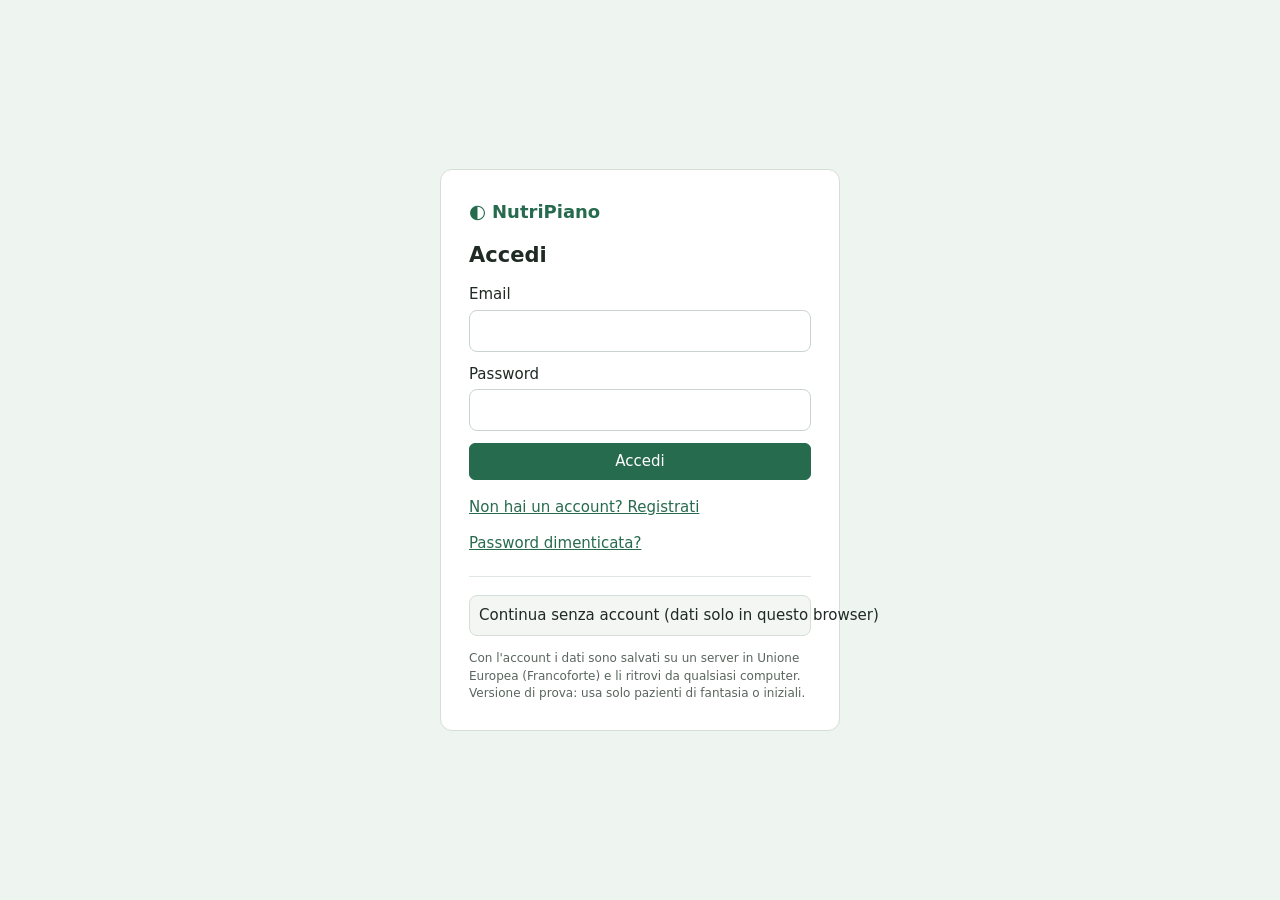
<file: index.html>
<!doctype html>
<html lang="it">
  <head>
    <meta charset="UTF-8" />
    <link rel="icon" type="image/svg+xml" href="icona.svg" />
    <meta name="viewport" content="width=device-width, initial-scale=1.0" />
    <title>NutriPiano</title>
      <link rel="manifest" href="manifest.webmanifest" id="manifesto" />
    <meta name="theme-color" content="#2f7d5b" />
    <link rel="apple-touch-icon" href="icona.svg" />
    <script type="module" crossorigin src="./assets/index-DnsJiyVl.js"></script>
    <link rel="stylesheet" crossorigin href="./assets/index-DGaI_Mpg.css">
  </head>
  <body>
    <div id="root"></div>
  </body>
</html>
</file>
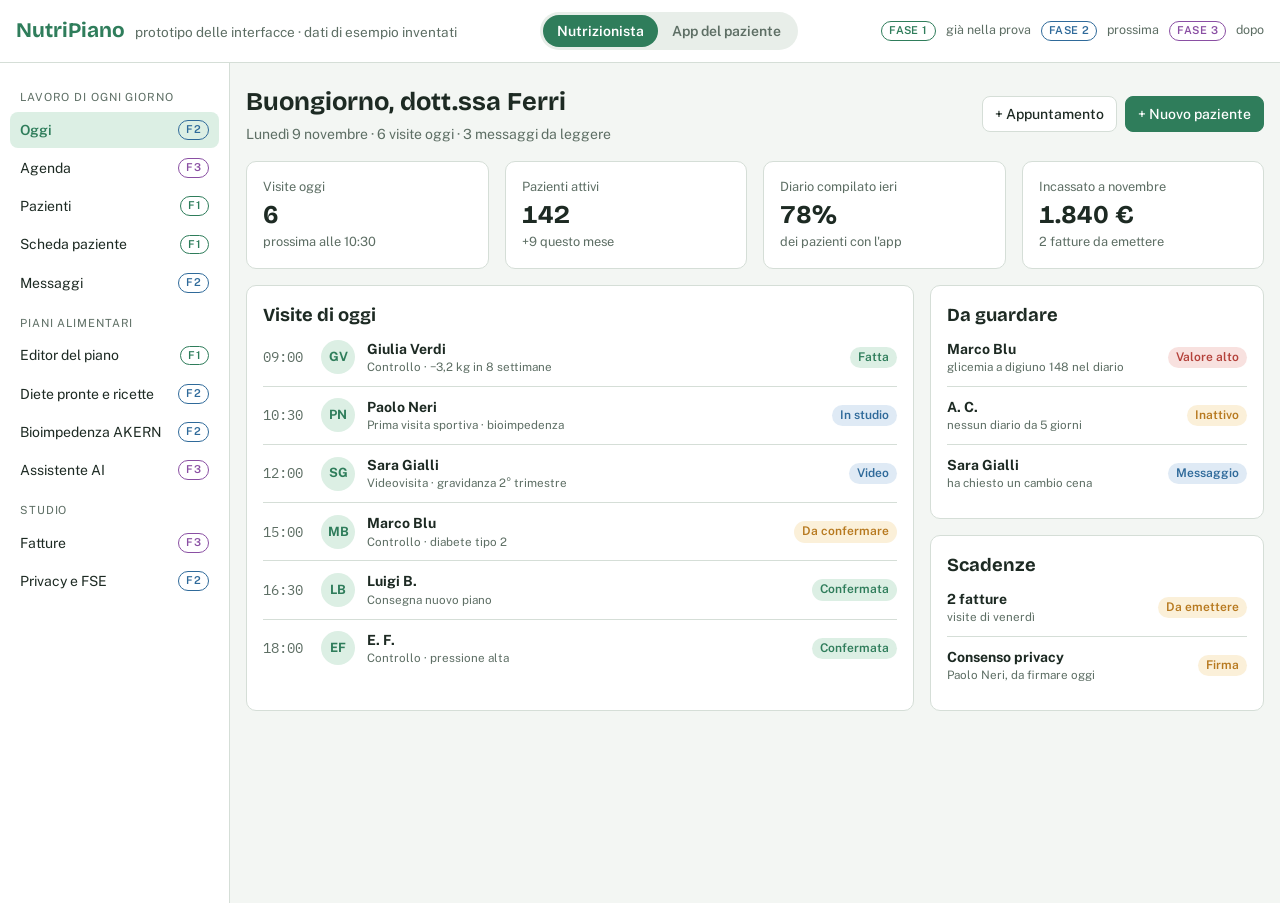
<file: prototipo.html>
<!doctype html>
<html lang="it">
<head>
<meta charset="utf-8">
<meta name="viewport" content="width=device-width, initial-scale=1, viewport-fit=cover">
<style>body{margin:0}[hidden]{display:none!important}img{max-width:100%}</style>
<title>NutriPiano completo</title>
<meta name="claude:viewport-fit-sides" content="cover">
<link rel="preconnect" href="https://fonts.googleapis.com">
<link rel="stylesheet" href="https://fonts.googleapis.com/css2?family=Bricolage+Grotesque:opsz,wght@12..96,500;12..96,700&family=Public+Sans:wght@400;500;600&family=IBM+Plex+Mono:wght@400;500&display=swap">
<style>
/* Layout: guscio d'app — barra laterale delle schermate, area di lavoro a destra; in modalità paziente un telefono al centro */
:root{
  --bg:#f3f6f3; --surface:#ffffff; --sunk:#e8eee9; --line:#d5ded7;
  --fg:#1d2a23; --muted:#5d6e64; --accent:#2f7d5b; --accent-soft:#dcefe4; --accent-fg:#ffffff;
  --warn:#b7791f; --warn-soft:#fbf0d9; --bad:#b4413a; --bad-soft:#f8e1df; --info:#2f6a9a; --info-soft:#dfeaf5;
  --f1:#2f7d5b; --f2:#2f6a9a; --f3:#8a4fa3;
  --display:"Bricolage Grotesque", "Segoe UI", system-ui, sans-serif;
  --body:"Public Sans", "Segoe UI", system-ui, sans-serif;
  --mono:"IBM Plex Mono", ui-monospace, Consolas, monospace;
}
@media (prefers-color-scheme: dark){:root:not([data-theme="light"]){
  --bg:#121915; --surface:#1a231e; --sunk:#222d27; --line:#2e3b34;
  --fg:#e3ebe6; --muted:#9aaba1; --accent:#5fbf8f; --accent-soft:#1f3a2c; --accent-fg:#0d1a13;
  --warn:#e0a84a; --warn-soft:#3a2f18; --bad:#e2766e; --bad-soft:#3b2120; --info:#79aee0; --info-soft:#1c2c3b;
  --f1:#5fbf8f; --f2:#79aee0; --f3:#c08fd6; color-scheme:dark}}
:root[data-theme="dark"]{
  --bg:#121915; --surface:#1a231e; --sunk:#222d27; --line:#2e3b34;
  --fg:#e3ebe6; --muted:#9aaba1; --accent:#5fbf8f; --accent-soft:#1f3a2c; --accent-fg:#0d1a13;
  --warn:#e0a84a; --warn-soft:#3a2f18; --bad:#e2766e; --bad-soft:#3b2120; --info:#79aee0; --info-soft:#1c2c3b;
  --f1:#5fbf8f; --f2:#79aee0; --f3:#c08fd6; color-scheme:dark}
*{box-sizing:border-box}
body{background:var(--bg);color:var(--fg);font-family:var(--body);font-size:14px;line-height:1.45}
h1,h2,h3{font-family:var(--display);text-wrap:balance;margin:0;font-weight:700}
h1{font-size:1.6rem} h2{font-size:1.15rem} h3{font-size:1rem}
.num{font-family:var(--mono);font-variant-numeric:tabular-nums}
button{font:inherit;cursor:pointer}
button:focus-visible,a:focus-visible,input:focus-visible{outline:2px solid var(--accent);outline-offset:2px}

.top{display:flex;flex-wrap:wrap;gap:12px;align-items:center;justify-content:space-between;
  padding-block:12px;padding-left:max(16px,env(safe-area-inset-left,0px));padding-right:max(16px,env(safe-area-inset-right,0px));
  background:var(--surface);border-bottom:1px solid var(--line)}
.marchio{display:flex;align-items:baseline;gap:10px}
.marchio b{font-family:var(--display);font-size:1.3rem;color:var(--accent)}
.marchio span{color:var(--muted);font-size:.85rem}
.modo{display:flex;background:var(--sunk);border-radius:999px;padding:3px}
.modo button{border:0;background:none;padding:6px 14px;border-radius:999px;color:var(--muted);font-weight:600}
.modo button[aria-pressed="true"]{background:var(--accent);color:var(--accent-fg)}
.legenda{display:flex;gap:10px;flex-wrap:wrap;font-size:.78rem;color:var(--muted)}

.fase{display:inline-block;font-size:.68rem;font-weight:600;letter-spacing:.04em;text-transform:uppercase;
  padding:1px 7px;border-radius:999px;border:1px solid currentColor;white-space:nowrap}
.f1{color:var(--f1)} .f2{color:var(--f2)} .f3{color:var(--f3)}

.guscio{display:grid;grid-template-columns:230px 1fr;min-height:calc(100vh - 60px)}
nav.lato{background:var(--surface);border-right:1px solid var(--line);padding:14px 10px;display:flex;flex-direction:column;gap:2px}
nav.lato .grp{font-size:.7rem;text-transform:uppercase;letter-spacing:.08em;color:var(--muted);padding:12px 10px 4px}
nav.lato a{display:flex;justify-content:space-between;align-items:center;gap:8px;padding:8px 10px;border-radius:8px;color:var(--fg);text-decoration:none}
nav.lato a:hover{background:var(--sunk)}
nav.lato a[aria-current="page"]{background:var(--accent-soft);color:var(--accent);font-weight:600}
main{min-width:0;padding-block:20px 60px;padding-left:max(16px,env(safe-area-inset-left,0px));padding-right:max(16px,env(safe-area-inset-right,0px))}
.vista{max-width:1150px;margin:0 auto;display:flex;flex-direction:column;gap:16px}
.testa{display:flex;flex-wrap:wrap;gap:10px;align-items:center;justify-content:space-between}
.testa .sx{display:flex;flex-direction:column;gap:4px}
.sotto{color:var(--muted)}
.box{background:var(--surface);border:1px solid var(--line);border-radius:10px;padding:16px;min-width:0}
.griglia{display:grid;gap:16px}
.g2{grid-template-columns:repeat(2,minmax(0,1fr))} .g3{grid-template-columns:repeat(3,minmax(0,1fr))} .g4{grid-template-columns:repeat(4,minmax(0,1fr))}
.g-21{grid-template-columns:2fr 1fr}
.btn{border:1px solid var(--line);background:var(--surface);color:var(--fg);padding:7px 12px;border-radius:8px;font-weight:500}
.btn.p{background:var(--accent);border-color:var(--accent);color:var(--accent-fg)}
.azioni{display:flex;gap:8px;flex-wrap:wrap}
.chip{display:inline-block;padding:2px 8px;border-radius:999px;font-size:.75rem;font-weight:600}
.ok{background:var(--accent-soft);color:var(--accent)} .att{background:var(--warn-soft);color:var(--warn)}
.err{background:var(--bad-soft);color:var(--bad)} .inf{background:var(--info-soft);color:var(--info)}
.kpi .v{font-family:var(--display);font-size:1.6rem;font-weight:700}
.kpi .e{color:var(--muted);font-size:.8rem}
.lista{display:flex;flex-direction:column}
.riga{display:flex;gap:12px;align-items:center;justify-content:space-between;padding:10px 0;border-bottom:1px solid var(--line)}
.riga:last-child{border-bottom:0}
.riga .t{display:flex;flex-direction:column;min-width:0}
.riga small{color:var(--muted)}
.ora{font-family:var(--mono);color:var(--muted);width:46px;flex:none}
.tab-scroll{overflow-x:auto}
table{width:100%;border-collapse:collapse;font-size:.88rem}
th,td{text-align:left;padding:8px 10px;border-bottom:1px solid var(--line);white-space:nowrap}
th{font-size:.72rem;text-transform:uppercase;letter-spacing:.06em;color:var(--muted);font-weight:600}
td.n,th.n{text-align:right;font-family:var(--mono)}
.schede{display:flex;gap:4px;border-bottom:1px solid var(--line);overflow-x:auto}
.schede button{border:0;background:none;padding:8px 12px;color:var(--muted);border-bottom:2px solid transparent;white-space:nowrap}
.schede button[aria-selected="true"]{color:var(--accent);border-color:var(--accent);font-weight:600}
.barra{height:8px;background:var(--sunk);border-radius:99px;overflow:hidden}
.barra i{display:block;height:100%;background:var(--accent);border-radius:99px}
.barra i.w{background:var(--warn)}
.nota{font-size:.8rem;color:var(--muted)}
.cerca{display:flex;gap:8px;flex-wrap:wrap}
.cerca input{flex:1;min-width:180px;padding:8px 10px;border:1px solid var(--line);border-radius:8px;background:var(--surface);color:var(--fg);font:inherit}
.avatar{width:34px;height:34px;border-radius:50%;background:var(--accent-soft);color:var(--accent);display:grid;place-items:center;font-weight:700;font-size:.8rem;flex:none}
.pasto-b{border:1px solid var(--line);border-radius:8px;padding:10px 12px;display:flex;flex-direction:column;gap:6px}
.pasto-b header{display:flex;justify-content:space-between;font-weight:600}
.voce{display:flex;justify-content:space-between;gap:10px;font-size:.88rem}
.voce span:last-child{font-family:var(--mono);color:var(--muted)}
.cal{display:grid;grid-template-columns:50px repeat(5,minmax(110px,1fr));min-width:640px}
.cal div{border-bottom:1px solid var(--line);border-right:1px solid var(--line);min-height:44px;padding:4px;font-size:.78rem}
.cal .h{font-weight:600;text-align:center;background:var(--sunk)}
.cal .o{font-family:var(--mono);color:var(--muted);text-align:right}
.app{border-radius:6px;padding:4px 6px;background:var(--accent-soft);color:var(--accent);font-weight:600;display:block}
.app.v{background:var(--info-soft);color:var(--info)}
.msg{max-width:78%;padding:8px 12px;border-radius:12px;font-size:.88rem}
.msg.in{background:var(--sunk);align-self:flex-start}
.msg.out{background:var(--accent);color:var(--accent-fg);align-self:flex-end}
.chat{display:flex;flex-direction:column;gap:8px}
svg text{fill:var(--muted);font-family:var(--mono);font-size:10px}

/* modalità paziente */
.palco{display:flex;flex-wrap:wrap;gap:28px;justify-content:center;align-items:flex-start;padding-block:24px 60px;
  padding-left:max(16px,env(safe-area-inset-left,0px));padding-right:max(16px,env(safe-area-inset-right,0px))}
.tel{width:340px;max-width:100%;background:var(--surface);border:10px solid var(--fg);border-radius:36px;overflow:hidden;display:flex;flex-direction:column;height:680px}
.tel .sb{display:flex;justify-content:space-between;padding:8px 18px 4px;font-family:var(--mono);font-size:.7rem;color:var(--muted)}
.tel .corpo{flex:1;overflow-y:auto;padding:8px 16px 16px;display:flex;flex-direction:column;gap:12px}
.tel nav{display:grid;grid-template-columns:repeat(5,1fr);border-top:1px solid var(--line)}
.tel nav button{border:0;background:none;padding:10px 2px 12px;font-size:.68rem;color:var(--muted);display:flex;flex-direction:column;align-items:center;gap:3px}
.tel nav button[aria-pressed="true"]{color:var(--accent);font-weight:600}
.tel nav svg{width:20px;height:20px;stroke:currentColor;fill:none;stroke-width:1.8}
.spiega{max-width:340px;display:flex;flex-direction:column;gap:12px}
.spiega li{margin-bottom:6px}
.check{display:flex;gap:10px;align-items:center;padding:8px 0;border-bottom:1px solid var(--line)}
.check i{width:18px;height:18px;border:2px solid var(--line);border-radius:5px;flex:none}
.check.si i{background:var(--accent);border-color:var(--accent)}
.check.si span{text-decoration:line-through;color:var(--muted)}
.foto{height:84px;border-radius:8px;background:repeating-linear-gradient(45deg,var(--sunk),var(--sunk) 8px,var(--surface) 8px,var(--surface) 16px);display:grid;place-items:center;color:var(--muted);font-size:.75rem}

@media (max-width:900px){
  .guscio{grid-template-columns:1fr}
  nav.lato{flex-direction:row;overflow-x:auto;border-right:0;border-bottom:1px solid var(--line);padding:8px}
  nav.lato .grp{display:none}
  nav.lato a{white-space:nowrap}
  nav.lato a .fase{display:none}
  .g2,.g3,.g4,.g-21{grid-template-columns:1fr}
}
@media (max-width:1100px) and (min-width:901px){.g4{grid-template-columns:repeat(2,minmax(0,1fr))}.g3{grid-template-columns:repeat(2,minmax(0,1fr))}}
@media (prefers-reduced-motion:no-preference){.vista{animation:entra .18s ease-out}@keyframes entra{from{transform:translateY(4px)}to{transform:none}}}
</style>

<header class="top">
  <div class="marchio"><b>NutriPiano</b><span>prototipo delle interfacce · dati di esempio inventati</span></div>
  <div class="modo" role="group" aria-label="Chi usa l'app">
    <button id="m-studio" aria-pressed="true">Nutrizionista</button>
    <button id="m-paz" aria-pressed="false">App del paziente</button>
  </div>
  <div class="legenda"><span class="fase f1">Fase 1</span> già nella prova <span class="fase f2">Fase 2</span> prossima <span class="fase f3">Fase 3</span> dopo</div>
</header>

<!-- ============ MODALITÀ NUTRIZIONISTA ============ -->
<div class="guscio" id="studio">
<nav class="lato" aria-label="Schermate">
  <div class="grp">Lavoro di ogni giorno</div>
  <a href="#oggi">Oggi <span class="fase f2">F2</span></a>
  <a href="#agenda">Agenda <span class="fase f3">F3</span></a>
  <a href="#pazienti">Pazienti <span class="fase f1">F1</span></a>
  <a href="#scheda">Scheda paziente <span class="fase f1">F1</span></a>
  <a href="#messaggi">Messaggi <span class="fase f2">F2</span></a>
  <div class="grp">Piani alimentari</div>
  <a href="#dieta">Editor del piano <span class="fase f1">F1</span></a>
  <a href="#modelli">Diete pronte e ricette <span class="fase f2">F2</span></a>
  <a href="#bia">Bioimpedenza AKERN <span class="fase f2">F2</span></a>
  <a href="#ai">Assistente AI <span class="fase f3">F3</span></a>
  <div class="grp">Studio</div>
  <a href="#fatture">Fatture <span class="fase f3">F3</span></a>
  <a href="#privacy">Privacy e FSE <span class="fase f2">F2</span></a>
</nav>
<main>

<!-- OGGI -->
<section class="vista" id="v-oggi">
  <div class="testa"><div class="sx"><h1>Buongiorno, dott.ssa Ferri</h1><span class="sotto">Lunedì 9 novembre · 6 visite oggi · 3 messaggi da leggere</span></div>
  <div class="azioni"><button class="btn">+ Appuntamento</button><button class="btn p">+ Nuovo paziente</button></div></div>
  <div class="griglia g4">
    <div class="box kpi"><div class="e">Visite oggi</div><div class="v num">6</div><div class="e">prossima alle 10:30</div></div>
    <div class="box kpi"><div class="e">Pazienti attivi</div><div class="v num">142</div><div class="e">+9 questo mese</div></div>
    <div class="box kpi"><div class="e">Diario compilato ieri</div><div class="v num">78%</div><div class="e">dei pazienti con l'app</div></div>
    <div class="box kpi"><div class="e">Incassato a novembre</div><div class="v num">1.840 €</div><div class="e">2 fatture da emettere</div></div>
  </div>
  <div class="griglia g-21">
    <div class="box"><h2>Visite di oggi</h2><div class="lista">
      <div class="riga"><span class="ora">09:00</span><div class="avatar">GV</div><div class="t" style="flex:1"><b>Giulia Verdi</b><small>Controllo · −3,2 kg in 8 settimane</small></div><span class="chip ok">Fatta</span></div>
      <div class="riga"><span class="ora">10:30</span><div class="avatar">PN</div><div class="t" style="flex:1"><b>Paolo Neri</b><small>Prima visita sportiva · bioimpedenza</small></div><span class="chip inf">In studio</span></div>
      <div class="riga"><span class="ora">12:00</span><div class="avatar">SG</div><div class="t" style="flex:1"><b>Sara Gialli</b><small>Videovisita · gravidanza 2° trimestre</small></div><span class="chip inf">Video</span></div>
      <div class="riga"><span class="ora">15:00</span><div class="avatar">MB</div><div class="t" style="flex:1"><b>Marco Blu</b><small>Controllo · diabete tipo 2</small></div><span class="chip att">Da confermare</span></div>
      <div class="riga"><span class="ora">16:30</span><div class="avatar">LB</div><div class="t" style="flex:1"><b>Luigi B.</b><small>Consegna nuovo piano</small></div><span class="chip ok">Confermata</span></div>
      <div class="riga"><span class="ora">18:00</span><div class="avatar">EF</div><div class="t" style="flex:1"><b>E. F.</b><small>Controllo · pressione alta</small></div><span class="chip ok">Confermata</span></div>
    </div></div>
    <div class="griglia" style="align-content:start">
      <div class="box"><h2>Da guardare</h2><div class="lista">
        <div class="riga"><div class="t"><b>Marco Blu</b><small>glicemia a digiuno 148 nel diario</small></div><span class="chip err">Valore alto</span></div>
        <div class="riga"><div class="t"><b>A. C.</b><small>nessun diario da 5 giorni</small></div><span class="chip att">Inattivo</span></div>
        <div class="riga"><div class="t"><b>Sara Gialli</b><small>ha chiesto un cambio cena</small></div><span class="chip inf">Messaggio</span></div>
      </div></div>
      <div class="box"><h2>Scadenze</h2><div class="lista">
        <div class="riga"><div class="t"><b>2 fatture</b><small>visite di venerdì</small></div><span class="chip att">Da emettere</span></div>
        <div class="riga"><div class="t"><b>Consenso privacy</b><small>Paolo Neri, da firmare oggi</small></div><span class="chip att">Firma</span></div>
      </div></div>
    </div>
  </div>
</section>

<!-- AGENDA -->
<section class="vista" id="v-agenda" hidden>
  <div class="testa"><div class="sx"><h1>Agenda</h1><span class="sotto">Settimana 9–13 novembre · promemoria automatici via SMS ed email 24 ore prima</span></div>
  <div class="azioni"><button class="btn">‹</button><button class="btn">Oggi</button><button class="btn">›</button><button class="btn p">+ Appuntamento</button></div></div>
  <div class="box tab-scroll"><div class="cal" id="cal"></div></div>
  <div class="griglia g3">
    <div class="box"><h3>Prenotazione online</h3><p class="nota">I pazienti scelgono un orario libero da un link dello studio; tu confermi con un clic.</p><span class="chip ok">Attiva</span></div>
    <div class="box"><h3>Videovisite</h3><p class="nota">Il link alla videochiamata parte da solo con il promemoria.</p><span class="chip ok">Attiva</span></div>
    <div class="box"><h3>Sincronizzazione</h3><p class="nota">Si vede anche in Google Calendar o nel calendario del telefono.</p><span class="chip inf">Google Calendar</span></div>
  </div>
</section>

<!-- PAZIENTI -->
<section class="vista" id="v-pazienti" hidden>
  <div class="testa"><div class="sx"><h1>Pazienti</h1><span class="sotto">142 attivi · 37 archiviati</span></div><button class="btn p">+ Nuovo paziente</button></div>
  <div class="cerca"><input id="cerca-paz" placeholder="Cerca per nome, patologia, obiettivo…" aria-label="Cerca pazienti"><button class="btn">Solo con app</button><button class="btn">Da ricontattare</button></div>
  <div class="box tab-scroll"><table><thead><tr><th>Paziente</th><th>Obiettivo</th><th class="n">Peso</th><th class="n">Variazione</th><th>Ultima visita</th><th>App</th><th>Stato</th></tr></thead>
  <tbody>
    <tr><td><b>Giulia Verdi</b></td><td>Dimagrimento</td><td class="n">68,4 kg</td><td class="n">−3,2</td><td>9 nov</td><td>Sì</td><td><span class="chip ok">In linea</span></td></tr>
    <tr><td><b>Paolo Neri</b></td><td>Massa muscolare</td><td class="n">79,0 kg</td><td class="n">+1,1</td><td>oggi</td><td>Sì</td><td><span class="chip inf">Nuovo</span></td></tr>
    <tr><td><b>Marco Blu</b></td><td>Diabete tipo 2</td><td class="n">94,7 kg</td><td class="n">−2,0</td><td>26 ott</td><td>Sì</td><td><span class="chip err">Valori alti</span></td></tr>
    <tr><td><b>Sara Gialli</b></td><td>Gravidanza</td><td class="n">64,2 kg</td><td class="n">+2,4</td><td>2 nov</td><td>Sì</td><td><span class="chip ok">In linea</span></td></tr>
    <tr><td><b>A. C.</b></td><td>Celiachia</td><td class="n">55,8 kg</td><td class="n">+0,3</td><td>19 ott</td><td>Sì</td><td><span class="chip att">Inattivo</span></td></tr>
    <tr><td><b>Luigi B.</b></td><td>Colesterolo</td><td class="n">86,1 kg</td><td class="n">−4,5</td><td>12 ott</td><td>No</td><td><span class="chip ok">In linea</span></td></tr>
    <tr><td><b>E. F.</b></td><td>Pressione alta</td><td class="n">77,3 kg</td><td class="n">−1,4</td><td>5 nov</td><td>No</td><td><span class="chip ok">In linea</span></td></tr>
    <tr><td><b>M. R.</b></td><td>Over 70, mantenimento</td><td class="n">61,0 kg</td><td class="n">0,0</td><td>28 set</td><td>No</td><td><span class="chip att">Controllo scaduto</span></td></tr>
  </tbody></table></div>
</section>

<!-- SCHEDA PAZIENTE -->
<section class="vista" id="v-scheda" hidden>
  <div class="testa"><div class="sx"><h1>Giulia Verdi</h1><span class="sotto">34 anni · impiegata · obiettivo dimagrimento · in cura dal 14 settembre</span></div>
  <div class="azioni"><button class="btn">Messaggio</button><button class="btn">Nuova misura</button><button class="btn p">Nuovo piano</button></div></div>
  <div class="griglia g4">
    <div class="box kpi"><div class="e">Peso</div><div class="v num">68,4 kg</div><div class="e">−3,2 dall'inizio</div></div>
    <div class="box kpi"><div class="e">IMC</div><div class="v num">24,7</div><div class="e">normopeso</div></div>
    <div class="box kpi"><div class="e">Massa grassa (BIA)</div><div class="v num">29,1%</div><div class="e">−2,8 punti</div></div>
    <div class="box kpi"><div class="e">Fabbisogno</div><div class="v num">2.010 kcal</div><div class="e">basale 1.390 × LAF 1,45</div></div>
  </div>
  <div class="schede" role="tablist" id="sch-tab">
    <button role="tab" aria-selected="true" data-t="t-misure">Misure</button>
    <button role="tab" aria-selected="false" data-t="t-diario">Diario dall'app <span class="fase f2">F2</span></button>
    <button role="tab" aria-selected="false" data-t="t-anam">Anamnesi</button>
    <button role="tab" aria-selected="false" data-t="t-piani">Piani</button>
    <button role="tab" aria-selected="false" data-t="t-doc">Documenti <span class="fase f2">F2</span></button>
  </div>
  <div id="t-misure" class="griglia g-21">
    <div class="box"><h2>Andamento del peso</h2>
      <svg viewBox="0 0 600 220" width="100%" role="img" aria-label="Peso da 71,6 a 68,4 kg in 8 settimane">
        <g stroke="var(--line)" stroke-width="1"><line x1="40" y1="20" x2="590" y2="20"/><line x1="40" y1="80" x2="590" y2="80"/><line x1="40" y1="140" x2="590" y2="140"/><line x1="40" y1="200" x2="590" y2="200"/></g>
        <text x="4" y="24">72</text><text x="4" y="84">70</text><text x="4" y="144">68</text><text x="4" y="204">66</text>
        <polygon fill="var(--accent-soft)" points="40,32 118,47 196,59 275,74 353,83 431,95 510,104 588,116 588,200 40,200"/>
        <polyline fill="none" stroke="var(--accent)" stroke-width="2.5" points="40,32 118,47 196,59 275,74 353,83 431,95 510,104 588,116"/>
        <line x1="40" y1="140" x2="590" y2="140" stroke="var(--warn)" stroke-dasharray="4 4"/><text x="480" y="134" style="fill:var(--warn)">obiettivo 68</text>
        <circle cx="588" cy="116" r="4.5" fill="var(--accent)"/>
        <text x="34" y="216">14 set</text><text x="300" y="216">12 ott</text><text x="552" y="216">9 nov</text>
      </svg></div>
    <div class="box"><h2>Ultime misure</h2><div class="tab-scroll"><table><thead><tr><th>Data</th><th class="n">Peso</th><th class="n">Vita</th><th class="n">MG%</th></tr></thead>
      <tbody><tr><td>9 nov</td><td class="n">68,4</td><td class="n">79</td><td class="n">29,1</td></tr><tr><td>26 ott</td><td class="n">69,3</td><td class="n">81</td><td class="n">30,0</td></tr><tr><td>12 ott</td><td class="n">70,0</td><td class="n">82</td><td class="n">30,6</td></tr><tr><td>28 set</td><td class="n">70,9</td><td class="n">84</td><td class="n">31,2</td></tr><tr><td>14 set</td><td class="n">71,6</td><td class="n">85</td><td class="n">31,9</td></tr></tbody></table></div></div>
  </div>
  <div id="t-diario" class="griglia g2" hidden>
    <div class="box"><h2>Ieri, domenica 8</h2><div class="lista">
      <div class="riga"><div class="t"><b>Colazione</b><small>come da piano</small></div><span class="chip ok">Fatto</span></div>
      <div class="riga"><div class="t"><b>Pranzo</b><small>pizza margherita al posto della pasta · foto</small></div><span class="chip att">Sgarro</span></div>
      <div class="riga"><div class="t"><b>Cena</b><small>come da piano</small></div><span class="chip ok">Fatto</span></div>
      <div class="riga"><div class="t"><b>Acqua</b><small>1,6 litri su 2</small></div><span class="chip att">Poca</span></div>
      <div class="riga"><div class="t"><b>Attività</b><small>camminata 45 minuti · 7.900 passi</small></div><span class="chip ok">Sì</span></div>
    </div></div>
    <div class="box"><h2>Ultimi 14 giorni</h2><p class="nota">Pasti rispettati, uno per riga del calendario.</p>
      <div id="aderenza" style="display:grid;grid-template-columns:repeat(14,1fr);gap:4px;margin-top:10px"></div>
      <p style="margin-top:12px">Aderenza al piano: <b class="num">86%</b> · umore medio <b>buono</b> · sonno <b class="num">7 h</b></p></div>
  </div>
  <div id="t-anam" class="box" hidden><div class="griglia g2">
    <div><h3>Patologie e farmaci</h3><p>Ipotiroidismo in cura (levotiroxina 50 µg al mattino).</p><h3>Allergie e intolleranze</h3><p>Nessuna. Non gradisce il pesce azzurro.</p></div>
    <div><h3>Abitudini</h3><p>Lavoro d'ufficio, pranzo in mensa 3 giorni su 5. Camminata 3 volte a settimana.</p><h3>Note della visita</h3><p>Fame nervosa la sera; inserita merenda proteica.</p></div></div></div>
  <div id="t-piani" class="box" hidden><div class="lista">
    <div class="riga"><div class="t"><b>Piano 1.600 kcal · autunno</b><small>creato il 12 ottobre · inviato all'app</small></div><span class="chip ok">In uso</span></div>
    <div class="riga"><div class="t"><b>Piano 1.700 kcal · avvio</b><small>14 settembre</small></div><span class="chip inf">Archiviato</span></div></div></div>
  <div id="t-doc" class="box" hidden><div class="lista">
    <div class="riga"><div class="t"><b>Esami del sangue 30/10.pdf</b><small>caricato dalla paziente dall'app</small></div><button class="btn">Apri</button></div>
    <div class="riga"><div class="t"><b>Consenso privacy firmato</b><small>14 settembre · firma dal telefono</small></div><span class="chip ok">Valido</span></div>
    <div class="riga"><div class="t"><b>Referto bioimpedenza 9/11</b><small>importato da AKERN</small></div><button class="btn">Apri</button></div></div></div>
</section>

<!-- MESSAGGI -->
<section class="vista" id="v-messaggi" hidden>
  <div class="testa"><div class="sx"><h1>Messaggi</h1><span class="sotto">Chat con i pazienti che usano l'app · orari di risposta impostabili</span></div></div>
  <div class="griglia" style="grid-template-columns:minmax(0,260px) minmax(0,1fr)" id="msg-grid">
    <div class="box"><div class="lista">
      <div class="riga"><div class="avatar">SG</div><div class="t" style="flex:1"><b>Sara Gialli</b><small>Posso cambiare la cena di…</small></div><span class="chip inf">2</span></div>
      <div class="riga"><div class="avatar">MB</div><div class="t" style="flex:1"><b>Marco Blu</b><small>Ho inserito la glicemia</small></div><span class="chip inf">1</span></div>
      <div class="riga"><div class="avatar">GV</div><div class="t" style="flex:1"><b>Giulia Verdi</b><small>Grazie, a presto!</small></div></div>
    </div></div>
    <div class="box"><h2>Sara Gialli</h2><div class="chat" style="margin-top:12px">
      <div class="msg in">Buongiorno dottoressa, giovedì sera sono a cena dai miei suoceri. Posso cambiare la cena del piano?</div>
      <div class="msg in">Di solito fanno pasta al forno.</div>
      <div class="msg out">Certo. Prenda una porzione piccola, circa 120 g, con verdure cotte e salti la frutta. Venerdì torniamo al piano.</div>
      <div class="msg in">Perfetto, grazie!</div>
    </div>
    <div class="cerca" style="margin-top:14px"><input placeholder="Scrivi un messaggio…" aria-label="Messaggio"><button class="btn">Allega piano</button><button class="btn p">Invia</button></div></div>
  </div>
</section>

<!-- EDITOR DIETA -->
<section class="vista" id="v-dieta" hidden>
  <div class="testa"><div class="sx"><h1>Piano 1.600 kcal · Giulia Verdi</h1><span class="sotto">Obiettivo 1.600 kcal · proteine 22% · carboidrati 48% · grassi 30%</span></div>
  <div class="azioni"><button class="btn">Modalità chetogenica <span class="fase f2">F2</span></button><button class="btn">Lista della spesa</button><button class="btn">Stampa</button><button class="btn p">Invia all'app</button></div></div>
  <div class="schede" role="tablist"><button aria-selected="true">Lunedì · 1.612</button><button aria-selected="false">Martedì · 1.588</button><button aria-selected="false">Mercoledì · 1.604</button><button aria-selected="false">Giovedì · 1.620</button><button aria-selected="false">Venerdì · 1.597</button><button aria-selected="false">Sabato · 1.650</button><button aria-selected="false">Domenica · 1.702</button></div>
  <div class="griglia g-21">
    <div class="griglia g2" style="align-content:start">
      <div class="pasto-b"><header><span>Colazione</span><span class="num">352 kcal</span></header>
        <div class="voce"><span>Yogurt greco 0%</span><span>170 g</span></div><div class="voce"><span>Fiocchi d'avena</span><span>30 g</span></div><div class="voce"><span>Mirtilli</span><span>80 g</span></div><div class="voce"><span>Noci</span><span>10 g</span></div></div>
      <div class="pasto-b"><header><span>Spuntino</span><span class="num">95 kcal</span></header><div class="voce"><span>Mela</span><span>180 g</span></div></div>
      <div class="pasto-b"><header><span>Pranzo</span><span class="num">548 kcal</span></header>
        <div class="voce"><span>Pasta integrale</span><span>70 g</span></div><div class="voce"><span>Ceci lessati</span><span>120 g</span></div><div class="voce"><span>Pomodorini</span><span>150 g</span></div><div class="voce"><span>Olio extravergine</span><span>10 g</span></div></div>
      <div class="pasto-b"><header><span>Merenda</span><span class="num">140 kcal</span></header><div class="voce"><span>Latte parzialmente scremato</span><span>200 ml</span></div><div class="voce"><span>Gallette di riso</span><span>10 g</span></div></div>
      <div class="pasto-b"><header><span>Cena</span><span class="num">477 kcal</span></header>
        <div class="voce"><span>Petto di pollo</span><span>140 g</span></div><div class="voce"><span>Patate</span><span>200 g</span></div><div class="voce"><span>Zucchine</span><span>200 g</span></div><div class="voce"><span>Olio extravergine</span><span>10 g</span></div></div>
      <div class="pasto-b" style="border-style:dashed;justify-content:center;align-items:center;color:var(--muted)">+ Aggiungi pasto o ricetta</div>
    </div>
    <div class="box" style="align-self:start"><h2>Riepilogo lunedì</h2>
      <p style="margin:10px 0 4px">Calorie <b class="num">1.612 / 1.600</b></p><div class="barra"><i style="width:100%"></i></div>
      <p style="margin:12px 0 4px">Proteine <b class="num">92 g · 23%</b> · 1,3 g/kg</p><div class="barra"><i style="width:96%"></i></div>
      <p style="margin:12px 0 4px">Carboidrati <b class="num">190 g · 47%</b></p><div class="barra"><i style="width:98%"></i></div>
      <p style="margin:12px 0 4px">Grassi <b class="num">54 g · 30%</b></p><div class="barra"><i style="width:100%"></i></div>
      <p style="margin:12px 0 4px">Fibre <b class="num">31 g</b> · sale stimato <b class="num">4,1 g</b></p><div class="barra"><i style="width:100%"></i></div>
      <p class="nota" style="margin-top:12px">Media della settimana 1.625 kcal · nessun allergene segnalato nell'anamnesi.</p>
      <button class="btn" style="margin-top:8px;width:100%">Adatta le grammature all'obiettivo</button></div>
  </div>
</section>

<!-- DIETE PRONTE E RICETTE -->
<section class="vista" id="v-modelli" hidden>
  <div class="testa"><div class="sx"><h1>Diete pronte e ricette</h1><span class="sotto">Modelli controllati da un nutrizionista; si adattano alle calorie del paziente con un clic</span></div><button class="btn p">+ Nuova ricetta</button></div>
  <div class="cerca"><input placeholder="Cerca dieta o ricetta…" aria-label="Cerca modelli"><button class="btn">Vegetariana</button><button class="btn">Senza glutine</button><button class="btn">Diabete</button><button class="btn">Sport</button></div>
  <h2>Diete pronte</h2>
  <div class="griglia g4">
    <div class="box"><span class="chip ok">Mediterranea</span><h3 style="margin-top:8px">Dimagrimento graduale</h3><p class="nota">1.200–2.000 kcal · 7 giorni · stagionale</p><button class="btn" style="margin-top:6px">Usa per un paziente</button></div>
    <div class="box"><span class="chip inf">Patologia</span><h3 style="margin-top:8px">Diabete tipo 2</h3><p class="nota">basso indice glicemico · carboidrati distribuiti</p><button class="btn" style="margin-top:6px">Usa per un paziente</button></div>
    <div class="box"><span class="chip inf">Patologia</span><h3 style="margin-top:8px">DASH per la pressione</h3><p class="nota">sodio sotto i 2 g · ricca di potassio</p><button class="btn" style="margin-top:6px">Usa per un paziente</button></div>
    <div class="box"><span class="chip att">Chetogenica</span><h3 style="margin-top:8px">VLCKD in 3 fasi</h3><p class="nota">carboidrati netti &lt; 30 g · polioli esclusi</p><button class="btn" style="margin-top:6px">Usa per un paziente</button></div>
  </div>
  <h2>Ricette dello studio</h2>
  <div class="box tab-scroll"><table><thead><tr><th>Ricetta</th><th>Pasto</th><th class="n">Porzione</th><th class="n">kcal</th><th class="n">P</th><th class="n">C</th><th class="n">G</th><th>Adatta a</th></tr></thead><tbody>
    <tr><td><b>Pasta e ceci al rosmarino</b></td><td>Pranzo</td><td class="n">320 g</td><td class="n">468</td><td class="n">19</td><td class="n">72</td><td class="n">11</td><td>vegetariana</td></tr>
    <tr><td><b>Merluzzo al cartoccio con patate</b></td><td>Cena</td><td class="n">380 g</td><td class="n">395</td><td class="n">33</td><td class="n">38</td><td class="n">10</td><td>senza glutine</td></tr>
    <tr><td><b>Porridge con frutti rossi</b></td><td>Colazione</td><td class="n">250 g</td><td class="n">310</td><td class="n">14</td><td class="n">45</td><td class="n">8</td><td>vegetariana</td></tr>
    <tr><td><b>Frittata di albumi e spinaci</b></td><td>Cena</td><td class="n">230 g</td><td class="n">180</td><td class="n">27</td><td class="n">4</td><td class="n">6</td><td>chetogenica, sport</td></tr>
  </tbody></table></div>
</section>

<!-- BIA -->
<section class="vista" id="v-bia" hidden>
  <div class="testa"><div class="sx"><h1>Bioimpedenza · Paolo Neri</h1><span class="sotto">Importata da AKERN BIA 101 · oggi alle 10:42</span></div>
  <div class="azioni"><button class="btn">Importa file AKERN</button><button class="btn p">Salva nella scheda</button></div></div>
  <div class="griglia g-21">
    <div class="box"><h2>Grafico vettoriale (RXc)</h2><p class="nota">Il punto mostra idratazione e massa cellulare rispetto ai riferimenti per sesso ed età.</p>
      <svg viewBox="0 0 520 300" width="100%" role="img" aria-label="Grafico vettoriale: punto dentro l'ellisse del 50%">
        <line x1="50" y1="270" x2="500" y2="270" stroke="var(--line)"/><line x1="50" y1="20" x2="50" y2="270" stroke="var(--line)"/>
        <text x="460" y="288">R/H Ω/m</text><text x="54" y="16">Xc/H Ω/m</text>
        <g transform="rotate(-38 270 150)">
          <ellipse cx="270" cy="150" rx="190" ry="70" fill="none" stroke="var(--muted)" stroke-dasharray="4 4"/>
          <ellipse cx="270" cy="150" rx="140" ry="50" fill="none" stroke="var(--muted)" stroke-dasharray="2 4"/>
          <ellipse cx="270" cy="150" rx="80" ry="28" fill="var(--accent-soft)" stroke="var(--accent)"/>
        </g>
        <text x="390" y="40">95%</text><text x="352" y="76">75%</text><text x="320" y="112">50%</text>
        <circle cx="285" cy="138" r="7" fill="var(--accent)"/><text x="296" y="134" style="fill:var(--fg)">oggi</text>
        <circle cx="306" cy="160" r="5" fill="var(--muted)"/><text x="314" y="174">13 ott</text>
        <line x1="306" y1="160" x2="289" y2="142" stroke="var(--muted)" stroke-width="1.5"/>
        <text x="60" y="260">più idratato ↙</text><text x="400" y="260">↗ meno idratato</text>
      </svg></div>
    <div class="box"><h2>Valori misurati</h2><div class="tab-scroll"><table><tbody>
      <tr><td>Resistenza</td><td class="n">482 Ω</td></tr><tr><td>Reattanza</td><td class="n">58 Ω</td></tr><tr><td>Angolo di fase</td><td class="n">6,9°</td></tr>
      <tr><td>Acqua totale</td><td class="n">47,1 L · 59,6%</td></tr><tr><td>Massa magra</td><td class="n">64,4 kg</td></tr><tr><td>Massa grassa</td><td class="n">14,6 kg · 18,5%</td></tr>
      <tr><td>Massa cellulare</td><td class="n">35,2 kg</td></tr><tr><td>Basale stimato</td><td class="n">1.890 kcal</td></tr></tbody></table></div>
      <p class="nota" style="margin-top:10px">Il basale misurato può sostituire Mifflin-St Jeor nel calcolo del fabbisogno.</p></div>
  </div>
</section>

<!-- AI -->
<section class="vista" id="v-ai" hidden>
  <div class="testa"><div class="sx"><h1>Assistente AI</h1><span class="sotto">Prepara bozze; decide sempre il professionista. I dati non escono dall'Unione Europea.</span></div></div>
  <div class="griglia g-21">
    <div class="box"><div class="chat">
      <div class="msg out">Prepara una bozza di piano da 1.800 kcal per Marco Blu: diabete tipo 2, niente pesce, pranzo fuori casa nei giorni lavorativi.</div>
      <div class="msg in">Ho preparato una bozza di 7 giorni a basso indice glicemico, con i carboidrati divisi su 5 pasti e pranzi da portare in ufficio. Media 1.796 kcal, proteine 21%, carboidrati 46% (di cui zuccheri 9%), fibre 34 g al giorno.<br><br>Due punti da controllare: la metformina va presa ai pasti, quindi ho tenuto la colazione abbondante; il sabato c'è una pizza da 300 g compensata a cena.</div>
      <div class="msg out">Togli la pizza e metti più legumi.</div>
      <div class="msg in">Fatto: pizza sostituita con farro, lenticchie e verdure; legumi 4 volte a settimana. Apro la bozza nell'editor?</div>
    </div>
    <div class="cerca" style="margin-top:14px"><input placeholder="Chiedi una bozza, un'alternativa, un riassunto…" aria-label="Richiesta all'assistente"><button class="btn p">Chiedi</button></div></div>
    <div class="griglia" style="align-content:start">
      <div class="box"><h3>Cosa sa fare</h3><div class="lista">
        <div class="riga"><small>Bozza di piano dai dati della scheda</small></div><div class="riga"><small>Alternative a un alimento o a un pasto</small></div>
        <div class="riga"><small>Riassunto del diario degli ultimi 14 giorni</small></div><div class="riga"><small>Testo della relazione per il medico</small></div></div></div>
      <div class="box"><h3>Cosa non fa</h3><p class="nota">Non invia nulla al paziente da solo e non fa diagnosi: ogni bozza va aperta, controllata e firmata dal nutrizionista.</p></div>
    </div>
  </div>
</section>

<!-- FATTURE -->
<section class="vista" id="v-fatture" hidden>
  <div class="testa"><div class="sx"><h1>Fatture</h1><span class="sotto">Fattura elettronica tramite un servizio esterno · invio al Sistema Tessera Sanitaria per il 730</span></div><button class="btn p">+ Nuova fattura</button></div>
  <div class="griglia g3">
    <div class="box kpi"><div class="e">Incassato a novembre</div><div class="v num">1.840 €</div><div class="e">23 visite</div></div>
    <div class="box kpi"><div class="e">Da incassare</div><div class="v num">160 €</div><div class="e">2 fatture</div></div>
    <div class="box kpi"><div class="e">Incassato nel 2026</div><div class="v num">19.420 €</div><div class="e">regime forfettario</div></div>
  </div>
  <div class="box tab-scroll"><table><thead><tr><th>Numero</th><th>Data</th><th>Paziente</th><th>Prestazione</th><th class="n">Importo</th><th>Sistema TS</th><th>Stato</th></tr></thead><tbody>
    <tr><td class="num">2026/214</td><td>9 nov</td><td>Giulia Verdi</td><td>Visita di controllo</td><td class="n">60,00 €</td><td><span class="chip ok">Inviata</span></td><td><span class="chip ok">Pagata</span></td></tr>
    <tr><td class="num">2026/213</td><td>6 nov</td><td>E. F.</td><td>Visita di controllo</td><td class="n">60,00 €</td><td><span class="chip ok">Inviata</span></td><td><span class="chip ok">Pagata</span></td></tr>
    <tr><td class="num">—</td><td>6 nov</td><td>A. C.</td><td>Prima visita + BIA</td><td class="n">100,00 €</td><td><span class="chip att">In attesa</span></td><td><span class="chip att">Da emettere</span></td></tr>
    <tr><td class="num">—</td><td>6 nov</td><td>M. R.</td><td>Visita di controllo</td><td class="n">60,00 €</td><td><span class="chip att">In attesa</span></td><td><span class="chip att">Da emettere</span></td></tr>
  </tbody></table></div>
  <p class="nota">Bollo da 2 € aggiunto da solo sopra i 77,47 €. Il paziente può pagare con un link dall'app.</p>
</section>

<!-- PRIVACY -->
<section class="vista" id="v-privacy" hidden>
  <div class="testa"><div class="sx"><h1>Privacy e Fascicolo Sanitario</h1><span class="sotto">Consensi, registro degli accessi e collegamenti esterni</span></div></div>
  <div class="griglia g2">
    <div class="box"><h2>Consensi dei pazienti</h2><div class="lista">
      <div class="riga"><div class="t"><b>Informativa e consenso</b><small>firmati dal telefono con codice SMS</small></div><span class="chip ok">139 su 142</span></div>
      <div class="riga"><div class="t"><b>Uso dell'app e del diario</b><small>facoltativo</small></div><span class="chip ok">96 pazienti</span></div>
      <div class="riga"><div class="t"><b>Da firmare</b><small>Paolo Neri, A. C., M. R.</small></div><button class="btn">Invia richiesta</button></div></div></div>
    <div class="box"><h2>Sicurezza dei dati</h2><div class="lista">
      <div class="riga"><div class="t"><b>Server in Unione Europea</b><small>Francoforte, copie ogni notte</small></div><span class="chip ok">Attivo</span></div>
      <div class="riga"><div class="t"><b>Accesso con doppio controllo</b><small>password più codice sul telefono</small></div><span class="chip ok">Attivo</span></div>
      <div class="riga"><div class="t"><b>Registro degli accessi</b><small>chi ha aperto quale scheda e quando</small></div><button class="btn">Apri</button></div>
      <div class="riga"><div class="t"><b>Esporta o cancella i dati di un paziente</b><small>diritti previsti dal GDPR</small></div><button class="btn">Gestisci</button></div></div></div>
    <div class="box"><h2>Fascicolo Sanitario Elettronico <span class="fase f3">F3</span></h2><p class="nota" style="margin:6px 0 10px">Tramite un partner già accreditato: il referto della visita va nel fascicolo del paziente, se lui acconsente.</p>
      <div class="riga"><div class="t"><b>Partner</b><small>da scegliere</small></div><span class="chip att">Non collegato</span></div></div>
    <div class="box"><h2>Abbonamento</h2><p class="nota" style="margin:6px 0 10px">Piano Studio · fino a 300 pazienti attivi · app del paziente inclusa.</p>
      <div class="riga"><div class="t"><b>Prossimo rinnovo</b><small>1 dicembre 2026</small></div><span class="chip inf">Mensile</span></div></div>
  </div>
</section>

</main>
</div>

<!-- ============ MODALITÀ PAZIENTE ============ -->
<div class="palco" id="paziente" hidden>
  <div class="tel" aria-label="Anteprima dell'app del paziente">
    <div class="sb"><span>9:41</span><span>NutriPiano</span><span>100%</span></div>
    <div class="corpo">
      <!-- oggi -->
      <div data-p="p-oggi">
        <h2>Ciao Giulia</h2><p class="nota">Lunedì 9 novembre · piano 1.600 kcal</p>
        <div class="box" style="margin-top:10px;padding:12px"><div style="display:flex;justify-content:space-between"><b>Oggi</b><span class="num">852 / 1.600 kcal</span></div><div class="barra" style="margin-top:6px"><i style="width:53%"></i></div></div>
        <div class="lista" style="margin-top:6px">
          <div class="check si"><i></i><span>Colazione · yogurt greco, avena, mirtilli</span></div>
          <div class="check si"><i></i><span>Spuntino · una mela</span></div>
          <div class="check si"><i></i><span>Pranzo · pasta integrale e ceci</span></div>
          <div class="check"><i></i><span>Merenda · latte e gallette</span></div>
          <div class="check"><i></i><span>Cena · pollo, patate, zucchine</span></div>
        </div>
        <div class="box" style="margin-top:10px;padding:12px"><b>Acqua</b> <span class="num">1,2 / 2 L</span><div class="barra" style="margin-top:6px"><i class="w" style="width:60%"></i></div></div>
        <button class="btn" style="width:100%;margin-top:10px">Cambia un alimento</button>
      </div>
      <!-- diario -->
      <div data-p="p-diario" hidden>
        <h2>Diario di oggi</h2><p class="nota">La dottoressa vede quello che scrivi.</p>
        <div class="foto" style="margin-top:10px">Foto del pranzo</div>
        <div class="lista" style="margin-top:8px">
          <div class="riga"><small>Come ti senti?</small><span>🙂 Bene</span></div>
          <div class="riga"><small>Fame da 1 a 5</small><b class="num">3</b></div>
          <div class="riga"><small>Passi</small><b class="num">6.420</b></div>
          <div class="riga"><small>Sonno</small><b class="num">7 h</b></div>
          <div class="riga"><small>Note</small><span class="nota">a pranzo ho aggiunto insalata</span></div>
        </div>
        <button class="btn p" style="width:100%;margin-top:10px">Salva il diario</button>
      </div>
      <!-- progressi -->
      <div data-p="p-progressi" hidden>
        <h2>I tuoi progressi</h2>
        <div class="box" style="margin-top:10px;padding:12px"><p class="nota">Peso</p><b class="num" style="font-size:1.5rem">68,4 kg</b> <span class="chip ok">−3,2 kg</span>
          <svg viewBox="0 0 280 100" width="100%" aria-label="Peso in calo"><polyline fill="none" stroke="var(--accent)" stroke-width="2.5" points="5,10 45,22 85,32 125,46 165,54 205,66 245,74 275,84"/><circle cx="275" cy="84" r="4" fill="var(--accent)"/></svg></div>
        <div class="box" style="margin-top:10px;padding:12px"><p class="nota">Giro vita</p><b class="num" style="font-size:1.5rem">79 cm</b> <span class="chip ok">−6 cm</span></div>
        <button class="btn" style="width:100%;margin-top:10px">Inserisci il peso di oggi</button>
        <p class="nota" style="margin-top:10px">Prossima visita: lunedì 23 novembre alle 09:00</p>
      </div>
      <!-- spesa -->
      <div data-p="p-spesa" hidden>
        <h2>Lista della spesa</h2><p class="nota">Calcolata dal piano per 7 giorni</p>
        <div class="lista" style="margin-top:8px">
          <div class="check si"><i></i><span>Yogurt greco 0% · 1,2 kg</span></div>
          <div class="check"><i></i><span>Petto di pollo · 560 g</span></div>
          <div class="check"><i></i><span>Ceci secchi · 300 g</span></div>
          <div class="check"><i></i><span>Pasta integrale · 500 g</span></div>
          <div class="check"><i></i><span>Zucchine · 1 kg</span></div>
          <div class="check si"><i></i><span>Mele · 1,3 kg</span></div>
          <div class="check"><i></i><span>Olio extravergine · 1 bottiglia</span></div>
        </div>
        <h3 style="margin-top:12px">Ricetta della settimana</h3><p class="nota">Pasta e ceci al rosmarino · 25 minuti</p>
      </div>
      <!-- chat -->
      <div data-p="p-chat" hidden>
        <h2>Dott.ssa Ferri</h2><p class="nota">Risponde di solito entro la giornata</p>
        <div class="chat" style="margin-top:10px">
          <div class="msg out">Domenica ho mangiato una pizza, ho rovinato tutto?</div>
          <div class="msg in">No, una pizza non cambia il risultato. Oggi riprendi il piano e bevi un po' di più.</div>
          <div class="msg out">Ok grazie!</div>
        </div>
        <div class="box" style="margin-top:12px;padding:10px"><b>Assistente</b> <span class="fase f3">F3</span><p class="nota">«Cosa posso mangiare al posto del pollo stasera?» → propone 3 alternative prese dal tuo piano.</p></div>
      </div>
    </div>
    <nav aria-label="Menu dell'app">
      <button data-pv="p-oggi" aria-pressed="true"><svg viewBox="0 0 24 24"><path d="M4 11l8-7 8 7v9H4z"/></svg>Oggi</button>
      <button data-pv="p-diario" aria-pressed="false"><svg viewBox="0 0 24 24"><path d="M6 3h12v18H6zM9 8h6M9 12h6"/></svg>Diario</button>
      <button data-pv="p-progressi" aria-pressed="false"><svg viewBox="0 0 24 24"><path d="M4 19l5-6 4 3 7-9"/></svg>Progressi</button>
      <button data-pv="p-spesa" aria-pressed="false"><svg viewBox="0 0 24 24"><path d="M5 7h14l-1.5 12h-11zM9 7a3 3 0 0 1 6 0"/></svg>Spesa</button>
      <button data-pv="p-chat" aria-pressed="false"><svg viewBox="0 0 24 24"><path d="M4 5h16v11H9l-5 4z"/></svg>Chat</button>
    </nav>
  </div>
  <div class="spiega">
    <h2>App del paziente <span class="fase f2">Fase 2</span></h2>
    <p>Il paziente la installa dal link che riceve dopo la visita, senza passare dagli store. Vede solo il suo piano e i suoi dati.</p>
    <ul>
      <li><b>Oggi</b>: i pasti del giorno da spuntare e l'acqua.</li>
      <li><b>Diario</b>: foto dei pasti, fame, umore, passi e sonno, che arrivano nella scheda del nutrizionista.</li>
      <li><b>Progressi</b>: peso e misure con grafico, e la data della prossima visita.</li>
      <li><b>Spesa</b>: la lista calcolata dal piano e le ricette.</li>
      <li><b>Chat</b>: messaggi con lo studio; più avanti un assistente per le sostituzioni.</li>
    </ul>
    <p class="nota">Tocca le icone in basso nel telefono per cambiare schermata.</p>
  </div>
</div>

<script>
(function(){
  const viste=['oggi','agenda','pazienti','scheda','messaggi','dieta','modelli','bia','ai','fatture','privacy'];
  function mostra(){
    let h=(location.hash||'#oggi').slice(1);
    const paz = h==='paziente';
    document.getElementById('studio').hidden=paz;
    document.getElementById('paziente').hidden=!paz;
    document.getElementById('m-studio').setAttribute('aria-pressed',String(!paz));
    document.getElementById('m-paz').setAttribute('aria-pressed',String(paz));
    if(paz) return;
    if(!viste.includes(h)) h='oggi';
    viste.forEach(v=>{document.getElementById('v-'+v).hidden=(v!==h)});
    document.querySelectorAll('nav.lato a').forEach(a=>{
      if(a.getAttribute('href')==='#'+h) a.setAttribute('aria-current','page'); else a.removeAttribute('aria-current');
    });
    window.scrollTo(0,0);
  }
  window.addEventListener('hashchange',mostra);
  document.getElementById('m-paz').onclick=()=>{location.hash='paziente'};
  document.getElementById('m-studio').onclick=()=>{location.hash='oggi'};
  mostra();
  // pazienti: clic sulla riga apre la scheda (nel prototipo è sempre la stessa scheda di esempio)
  document.querySelectorAll("#v-pazienti tbody tr").forEach(tr=>{tr.style.cursor="pointer";tr.onclick=()=>{const n=tr.querySelector("b").textContent;const h=document.querySelector("#v-scheda h1");if(h)h.textContent=n;location.hash="scheda"}});

  // schede del paziente
  document.querySelectorAll('#sch-tab button').forEach(b=>b.onclick=()=>{
    document.querySelectorAll('#sch-tab button').forEach(x=>{x.setAttribute('aria-selected',String(x===b));document.getElementById(x.dataset.t).hidden=(x!==b)});
  });
  // schede giorni editor (solo aspetto)
  document.querySelectorAll('#v-dieta .schede button').forEach(b=>b.onclick=()=>{
    document.querySelectorAll('#v-dieta .schede button').forEach(x=>x.setAttribute('aria-selected',String(x===b)));
  });
  // telefono
  document.querySelectorAll('.tel nav button').forEach(b=>b.onclick=()=>{
    document.querySelectorAll('.tel nav button').forEach(x=>x.setAttribute('aria-pressed',String(x===b)));
    document.querySelectorAll('[data-p]').forEach(p=>p.hidden=(p.dataset.p!==b.dataset.pv));
  });
  // agenda
  const cal=document.getElementById('cal');
  const giorni=['Lun 9','Mar 10','Mer 11','Gio 12','Ven 13'];
  const app={'0-0':['Giulia Verdi',0],'0-1':['Paolo Neri',0],'0-3':['Sara Gialli',1],'0-6':['Marco Blu',0],'0-7':['Luigi B.',0],'0-9':['E. F.',0],
    '1-1':['A. C.',0],'1-2':['Nuovo paziente',0],'1-5':['Lucia T.',1],'2-0':['M. R.',0],'2-4':['Studio chiuso',2],'2-5':['Studio chiuso',2],
    '3-2':['Andrea P.',0],'3-3':['Chiara S.',1],'3-7':['Giulia Verdi',0],'4-1':['Roberto D.',0],'4-6':['Elena M.',0],'4-8':['Videovisita',1]};
  let html='<div class="h"></div>'+giorni.map(g=>'<div class="h">'+g+'</div>').join('');
  for(let r=0;r<10;r++){
    const ora=String(9+r).padStart(2,'0')+':00';
    html+='<div class="o">'+ora+'</div>';
    for(let d=0;d<5;d++){const a=app[d+'-'+r];
      html+='<div>'+(a? (a[1]===2?'<span class="nota">'+a[0]+'</span>':'<span class="app'+(a[1]?' v':'')+'">'+a[0]+'</span>'):'')+'</div>';}
  }
  cal.innerHTML=html;
  // aderenza
  const ad=document.getElementById('aderenza');const val=[5,5,4,5,3,5,5,4,5,5,2,5,5,4];
  ad.innerHTML=val.map((v,i)=>'<div title="giorno '+(i+1)+': '+v+' pasti su 5" style="display:flex;flex-direction:column;gap:2px">'+
    Array.from({length:5},(_,k)=>'<i style="height:10px;border-radius:2px;background:'+(k<v?'var(--accent)':'var(--sunk)')+'"></i>').join('')+'</div>').join('');
  // messaggi responsive
  const mg=document.getElementById('msg-grid');
  const mq=matchMedia('(max-width:900px)');const fx=()=>{mg.style.gridTemplateColumns=mq.matches?'1fr':'minmax(0,260px) minmax(0,1fr)'};mq.addEventListener('change',fx);fx();
})();
</script>

</html>
</file>
<file: assets/index-DGaI_Mpg.css>
:root{--sfondo: #f6f7f5;--carta: #ffffff;--testo: #1f2a24;--tenue: #59655e;--bordo: #dfe4e0;--verde: #276b4e;--verde-chiaro: #e3f1ea;--ambra: #c98a12;--rosso: #b8443a;--p: #3d74b8;--c: #d9a23a;--g: #b85c8a;font-family:system-ui,-apple-system,Segoe UI,Roboto,sans-serif;color:var(--testo);background:var(--sfondo);font-size:15px;line-height:1.45}*{box-sizing:border-box}body{margin:0;background:var(--sfondo)}h1{font-size:1.6rem;margin:.2rem 0 .8rem}h3{margin:0 0 .6rem;font-size:1.05rem}h4{margin:.6rem 0 .4rem;font-size:.95rem}input,select,textarea,button{font:inherit;color:inherit}input,select,textarea{border:1px solid var(--bordo);border-radius:6px;padding:.42rem .55rem;background:#fff;width:100%}input:focus,select:focus,textarea:focus{outline:2px solid var(--verde-chiaro);border-color:var(--verde)}button{border:1px solid var(--bordo);background:#fff;border-radius:6px;padding:.42rem .8rem;cursor:pointer;white-space:nowrap}button:hover:not(:disabled){border-color:var(--verde)}button:disabled{opacity:.5;cursor:default}button.primario{background:var(--verde);border-color:var(--verde);color:#fff}button.primario:hover:not(:disabled){background:#1e5a40}button.pericolo{color:var(--rosso)}button.piccolo{padding:.15rem .45rem;font-size:.85rem}button.link{border:none;background:none;color:var(--verde);padding:0;margin-bottom:.4rem}.tenue{color:var(--tenue);font-size:.9em}.errore{color:var(--rosso)}.testata{display:flex;align-items:center;justify-content:space-between;gap:1rem;flex-wrap:wrap;background:var(--carta);border-bottom:1px solid var(--bordo);padding:.6rem 1.2rem;position:sticky;top:0;z-index:5}.marchio{font-weight:700;font-size:1.15rem;display:flex;align-items:center;gap:.4rem}.logo{color:var(--verde);font-size:1.3rem}.etichetta-prova{font-size:.7rem;font-weight:600;background:#fff4dc;color:#8a5d00;border-radius:99px;padding:.1rem .5rem}nav{display:flex;gap:.3rem}.nav-voce{border:none;background:none}.nav-voce.attiva{background:var(--verde-chiaro);color:var(--verde);font-weight:600}.avviso-prova{background:#fff8e8;border-bottom:1px solid #f0e2bd;padding:.4rem 1.2rem;font-size:.85rem;color:#6e5410}.contenuto{max-width:1240px;margin:0 auto;padding:1.2rem 1.2rem 5rem}.intestazione-pagina{display:flex;align-items:center;justify-content:space-between;gap:1rem;flex-wrap:wrap;margin-bottom:.6rem}.riga-azioni{display:flex;gap:.5rem;flex-wrap:wrap;align-items:center;margin:.6rem 0}.ricerca{max-width:360px;margin-bottom:.8rem}.filtri{display:flex;gap:.6rem;margin-top:1rem}.filtri select{max-width:220px;margin-bottom:.8rem}.vuoto{background:var(--carta);border:1px dashed var(--bordo);border-radius:10px;padding:2rem;text-align:center}.tabella{width:100%;border-collapse:collapse;background:var(--carta);border:1px solid var(--bordo);border-radius:8px;overflow:hidden}.tabella th{text-align:left;font-size:.8rem;color:var(--tenue);font-weight:600;background:#fafbfa}.tabella th,.tabella td{padding:.5rem .7rem;border-bottom:1px solid var(--bordo)}.tabella.compatta th,.tabella.compatta td{padding:.3rem .5rem}.tabella tr:last-child td{border-bottom:none}.tabella .num,.tabella .num input{text-align:right}.cliccabile{cursor:pointer}.cliccabile:hover td{background:#f2f8f4}.riga-nuova td{background:#fbfcfb}.riga-nuova input,.riga-nuova select{min-width:70px}.riquadri{display:grid;grid-template-columns:repeat(auto-fit,minmax(170px,1fr));gap:.7rem;margin:.6rem 0 1rem}.riquadro{background:var(--carta);border:1px solid var(--bordo);border-radius:10px;padding:.7rem .9rem}.riquadro-titolo{font-size:.8rem;color:var(--tenue)}.riquadro-valore{font-size:1.35rem;font-weight:700}.riquadro-nota{font-size:.8rem;color:var(--tenue)}.schede{display:flex;gap:.3rem;border-bottom:1px solid var(--bordo);margin-bottom:1rem;flex-wrap:wrap}.schede button{border:none;border-bottom:2px solid transparent;border-radius:0;background:none;padding:.5rem .9rem}.schede button.attiva{border-bottom-color:var(--verde);color:var(--verde);font-weight:600}.schede.giorni button{display:flex;flex-direction:column;align-items:center;min-width:64px}.schede.giorni small{color:var(--tenue);font-weight:400;font-size:.75rem}.modulo{display:grid;gap:.8rem;max-width:900px}.griglia-2{grid-template-columns:repeat(auto-fit,minmax(260px,1fr))}.campo{display:flex;flex-direction:column;gap:.25rem;font-size:.85rem;color:var(--tenue)}.campo>input,.campo>select,.campo>textarea{color:var(--testo);font-size:.95rem}.grafico{width:100%;max-width:680px;background:var(--carta);border:1px solid var(--bordo);border-radius:10px;margin-bottom:1rem}.grafico .asse{stroke:var(--bordo)}.grafico .linea{fill:none;stroke:var(--verde);stroke-width:2.5}.grafico .punto{fill:#fff;stroke:var(--verde);stroke-width:2}.grafico .valore{font-size:11px;fill:var(--testo)}.grafico .data{font-size:10px;fill:var(--tenue)}.titolo-modificabile{font-size:1.4rem;font-weight:700;border-color:transparent;background:transparent;max-width:560px}.titolo-modificabile:hover{border-color:var(--bordo)}.obiettivi{display:grid;grid-template-columns:170px repeat(3,110px) 1fr;gap:.7rem;align-items:end;background:var(--carta);border:1px solid var(--bordo);border-radius:10px;padding:.8rem;margin-bottom:.8rem}.obiettivi-grammi{padding-bottom:.5rem}.layout-dieta{display:grid;grid-template-columns:1fr 300px;gap:1rem;align-items:start}.pasto{background:var(--carta);border:1px solid var(--bordo);border-radius:10px;padding:.8rem;margin-bottom:.8rem}.pasto .tabella{border:none;margin:.4rem 0}.pasto-testa{display:flex;align-items:center;gap:.7rem}.pasto-nome{font-weight:700;border-color:transparent;max-width:220px}.pasto-nome:hover{border-color:var(--bordo)}.pasto-testa .tenue{flex:1}.grammi{width:80px;padding:.2rem .4rem}.cerca-alimento{position:relative;margin-top:.4rem}.cerca-alimento input{border-style:dashed}.suggerimenti{position:absolute;z-index:10;left:0;right:0;top:100%;margin:2px 0 0;padding:.25rem;list-style:none;background:#fff;border:1px solid var(--bordo);border-radius:8px;box-shadow:0 6px 20px #00000014}.suggerimenti li{display:flex;justify-content:space-between;gap:1rem;padding:.4rem .55rem;border-radius:5px;cursor:pointer}.suggerimenti li.sel,.suggerimenti li:hover{background:var(--verde-chiaro)}.suggerimento-vuoto{padding:.3rem .2rem}.riepilogo{position:sticky;top:70px;background:var(--carta);border:1px solid var(--bordo);border-radius:10px;padding:.9rem}.riepilogo hr{border:none;border-top:1px solid var(--bordo);margin:.8rem 0}.barra{margin-bottom:.6rem}.barra-testo{display:flex;justify-content:space-between;font-size:.85rem}.barra-sfondo{height:7px;background:#edf0ee;border-radius:99px;overflow:hidden;margin-top:3px}.barra-pieno{height:100%;border-radius:99px}.barra-pieno.ok{background:var(--verde)}.barra-pieno.sotto{background:var(--ambra)}.barra-pieno.sopra{background:var(--rosso)}.riga-dato{display:flex;justify-content:space-between;font-size:.88rem;margin:.25rem 0}.ripartizione{margin-top:.6rem}.ripartizione-barra{display:flex;height:10px;border-radius:99px;overflow:hidden;margin-bottom:.25rem}.seg.p{background:var(--p)}.seg.c{background:var(--c)}.seg.g{background:var(--g)}.avviso-dati{background:#fff8e8;border:1px solid #f0e2bd;border-radius:8px;padding:.6rem .8rem;font-size:.88rem}.etichetta-mia{font-size:.7rem;background:var(--verde-chiaro);color:var(--verde);border-radius:99px;padding:0 .4rem}.pulsante-feedback{position:fixed;right:1rem;bottom:1rem;background:var(--testo);color:#fff;border:none;border-radius:99px;padding:.6rem 1rem;box-shadow:0 4px 14px #0000002e;z-index:20}.velo{position:fixed;top:0;right:0;bottom:0;left:0;background:#141e1959;display:grid;place-items:center;z-index:30;padding:1rem}.finestra{background:#fff;border-radius:12px;padding:1.2rem;width:min(520px,100%)}.stampa{background:#e9ecea;min-height:100vh;padding:1rem}.barra-stampa{display:flex;gap:.6rem;align-items:center;max-width:820px;margin:0 auto 1rem;flex-wrap:wrap}.foglio{background:#fff;max-width:820px;margin:0 auto;padding:2.2rem 2.4rem;box-shadow:0 2px 12px #00000014}.foglio-testa{display:flex;justify-content:space-between;border-bottom:2px solid var(--verde);padding-bottom:.8rem;margin-bottom:1.2rem}.foglio-studio{font-size:1.25rem;font-weight:700;color:var(--verde)}.destra{text-align:right}.foglio-giorno{break-inside:avoid;margin-bottom:1.4rem}.foglio-giorno h2{font-size:1.15rem;border-bottom:1px solid var(--bordo);padding-bottom:.2rem}.foglio-giorno h2 small{font-weight:400;color:var(--tenue);font-size:.8rem}.foglio-pasto{break-inside:avoid;margin:.5rem 0 .8rem}.foglio-pasto h3{font-size:.95rem;color:var(--verde);margin-bottom:.2rem}.foglio-pasto ul{list-style:none;margin:0;padding:0}.foglio-pasto li{display:flex;align-items:baseline;gap:.4rem;padding:.1rem 0}.puntini{flex:1;border-bottom:1px dotted #b9c2bc}.foglio-note{break-inside:avoid;background:#f6f9f7;border-radius:8px;padding:.8rem 1rem;white-space:pre-wrap}.foglio-piede{margin-top:1.5rem;font-size:.8rem}@media print{.non-stampare{display:none!important}.stampa{background:#fff;padding:0}.foglio{box-shadow:none;padding:0;max-width:none}@page{margin:16mm}}@media(max-width:900px){.layout-dieta{grid-template-columns:1fr}.riepilogo{position:static}.obiettivi{grid-template-columns:1fr 1fr}.tabella{display:block;overflow-x:auto}}.avviso-errore{background:#fdecea;border-bottom:1px solid #f1c3bd;padding:.5rem 1.2rem;color:var(--rosso);font-weight:600}.vuoto button{margin-top:.4rem}.caricamento{display:grid;place-items:center;min-height:60vh;color:#5d6e64;font-size:1.1rem}.accesso{min-height:100vh;display:grid;place-items:center;padding:24px 16px;background:#eef4f0}.accesso-box{width:100%;max-width:400px;background:#fff;border:1px solid #d5ded7;border-radius:12px;padding:28px;display:flex;flex-direction:column;gap:14px}.accesso-box .marchio{font-size:1.2rem;font-weight:700;color:#2f7d5b}.accesso-box h1{margin:0;font-size:1.4rem}.accesso-box .modulo{display:flex;flex-direction:column;gap:12px}.accesso-box label{display:flex;flex-direction:column;gap:4px;font-weight:500}.accesso-box input{padding:9px 10px;border:1px solid #c9d4cc;border-radius:8px;font:inherit}.accesso-box hr{border:0;border-top:1px solid #e1e8e3;margin:4px 0;width:100%}.accesso-link{display:flex;justify-content:space-between;gap:8px;flex-wrap:wrap}.accesso-link button,.account .link{background:none;border:0;color:#2f7d5b;cursor:pointer;padding:0;font:inherit;text-decoration:underline}.accesso-ospite{background:#f3f6f3;border:1px solid #d5ded7;border-radius:8px;padding:9px;cursor:pointer;font:inherit}.accesso-errore{background:#f8e1df;color:#8f2f29;padding:8px 10px;border-radius:8px;margin:0}.accesso-ok{background:#dcefe4;color:#1f5e42;padding:8px 10px;border-radius:8px;margin:0}.piccolo{font-size:.8rem;margin:0}.account{display:flex;align-items:center;gap:10px;flex-wrap:wrap;font-size:.85rem;margin-left:auto}.stato-server{padding:2px 9px;border-radius:999px;font-weight:600;font-size:.75rem;background:#e8eee9;color:#5d6e64}.stato-server.ok{background:#dcefe4;color:#2f7d5b}.stato-server.invio{background:#dfeaf5;color:#2f6a9a}.stato-server.errore{background:#f8e1df;color:#b4413a}.avviso-trasferisci{background:#dfeaf5;color:#1f4c70;padding:10px 16px;display:flex;gap:10px;align-items:center;flex-wrap:wrap}@media print{.account,.avviso-trasferisci{display:none}}.app-paz{display:flex;flex-direction:column;gap:14px}.riga-link{display:flex;gap:8px;align-items:center;flex-wrap:wrap;margin-top:8px}.riga-link input{flex:1;min-width:220px;padding:8px 10px;border:1px solid #c9d4cc;border-radius:8px;font:inherit}.app-paz select{padding:8px;border:1px solid #c9d4cc;border-radius:8px;font:inherit;max-width:100%}.scorre{overflow-x:auto}.chip{display:inline-block;padding:1px 8px;border-radius:99px;font-size:.78rem;font-weight:600;background:#e8eee9;color:#5d6e64}.chip.ok{background:#dcefe4;color:#2f7d5b}.chip.att{background:#fbf0d9;color:#8a5a12}.nota-diario{white-space:normal;min-width:180px;color:#5d6e64}.chat-studio{display:flex;flex-direction:column;gap:8px;max-height:360px;overflow-y:auto;padding:4px 0}.msg-studio{max-width:75%;padding:8px 12px;border-radius:12px;display:flex;flex-direction:column;gap:2px;white-space:pre-wrap}.msg-studio small{font-size:.7rem;opacity:.75}.msg-studio.paziente{background:#eef2ef;align-self:flex-start}.msg-studio.studio{background:#2f7d5b;color:#fff;align-self:flex-end}.pallino{display:inline-block;min-width:18px;height:18px;padding:0 5px;margin-left:6px;border-radius:99px;background:#b4413a;color:#fff;font-size:.7rem;line-height:18px;text-align:center;font-weight:700;vertical-align:middle}.menu-msg{position:relative}.campanella{background:#f3f6f3;border:1px solid #d5ded7;border-radius:99px;padding:4px 12px;font:inherit;cursor:pointer}.campanella.attiva{border-color:#b4413a}.tendina{position:absolute;right:0;top:calc(100% + 6px);z-index:20;background:#fff;border:1px solid #d5ded7;border-radius:10px;box-shadow:0 8px 24px #0000001f;min-width:260px;padding:8px;display:flex;flex-direction:column;gap:4px}.tendina button{background:none;border:0;text-align:left;padding:8px;border-radius:6px;font:inherit;cursor:pointer;display:flex;justify-content:space-between;align-items:center}.tendina button:hover{background:#f3f6f3}.tendina .attiva-notifiche{background:#dcefe4;color:#1f5e42;font-weight:600}.tendina p{margin:6px 8px}.libreria{display:flex;flex-direction:column;gap:14px;margin-top:12px}.filtri{display:flex;gap:6px;flex-wrap:wrap;align-items:center}.filtri button{border:1px solid #d5ded7;background:#fff;border-radius:99px;padding:4px 12px;font:inherit;cursor:pointer}.filtri button.attiva{background:#2f7d5b;border-color:#2f7d5b;color:#fff}.filtri input,.filtri select{padding:7px 10px;border:1px solid #c9d4cc;border-radius:8px;font:inherit}.filtri input{flex:1;min-width:200px}.griglia-schede{display:grid;grid-template-columns:repeat(auto-fill,minmax(250px,1fr));gap:12px}.scheda-libreria{background:#fff;border:1px solid #d5ded7;border-radius:10px;padding:14px;display:flex;flex-direction:column;gap:6px}.scheda-libreria.scelta{border-color:#2f7d5b}.scheda-libreria h3{margin:4px 0 0}.scheda-libreria p{margin:0}.etichette{display:flex;gap:4px;flex-wrap:wrap}.scegli-ricetta{margin-top:6px;padding:6px 8px;border:1px dashed #c9d4cc;border-radius:8px;font:inherit;color:#5d6e64;background:transparent;max-width:100%}.finestra select,.finestra input{padding:8px;border:1px solid #c9d4cc;border-radius:8px;font:inherit;width:100%}.spunta{display:flex;align-items:center;gap:6px;flex-wrap:wrap;font-weight:400}.cheto{border-radius:8px;padding:8px 10px;margin-top:10px}.cheto.ok{background:#dcefe4}.cheto.no{background:#fbf0d9}.cheto h4{margin:0 0 4px}.cheto p{margin:6px 0 0;font-size:.8rem}.pasto table input{width:100%;padding:4px 6px;border:1px solid #d5ded7;border-radius:6px;font:inherit}.finestra-larga{max-width:860px;width:calc(100% - 32px)}.galleria{display:grid;grid-template-columns:repeat(auto-fill,minmax(220px,1fr));gap:10px;margin:10px 0}.galleria figure{margin:0}.galleria img{width:100%;aspect-ratio:4/3;object-fit:cover;border-radius:8px}.galleria figcaption{font-size:.8rem;color:#5d6e64;margin-top:4px}.mfa-nuovo ol{padding-left:18px;margin:6px 0}.mfa-qr{width:180px;height:180px;background:#fff;padding:8px;border:1px solid #d5ded7;border-radius:8px}.mfa-nuovo input,#mfa-codice{padding:9px 10px;border:1px solid #c9d4cc;border-radius:8px;font:inherit;letter-spacing:.2em;max-width:160px}#mfa-codice{max-width:none;font-size:1.3rem;text-align:center}.bia{display:flex;flex-direction:column;gap:14px}.bia-campi label{display:flex;flex-direction:column;gap:3px;font-size:.85rem}.bia-campi input{padding:7px 8px;border:1px solid #c9d4cc;border-radius:8px;font:inherit;width:130px}.pulsante-file{border:1px solid #d5ded7;border-radius:8px;padding:8px 12px;cursor:pointer;align-self:flex-end}.grafico-bia text{font-size:10px;fill:#5d6e64}.grafico-bia .etichetta-punto{fill:#1d2a23;font-weight:600}.mappa-colonne{display:grid;grid-template-columns:repeat(auto-fill,minmax(250px,1fr));gap:8px 14px;margin:10px 0}.mappa-colonne label{display:flex;flex-direction:column;gap:3px;font-size:.85rem}.mappa-colonne select,.finestra .spunta select{padding:6px;border:1px solid #c9d4cc;border-radius:6px;font:inherit;width:auto;max-width:100%}.anteprima-import{max-height:280px;overflow:auto;border:1px solid #e1e8e3;border-radius:8px}.riga-scartata td{color:#9aaba1}.campo-errato{border-color:#c0392b!important;background:#fdf0ee}.avviso-dati{background:#fff4d6;color:#6b4e00;border-radius:8px;padding:8px 12px;margin:8px 0;font-size:14px}.voce-orfana td{background:#fdecea;color:var(--rosso)}@media(max-width:600px){.testata{padding:.5rem .8rem;gap:.5rem}nav{flex-wrap:wrap;width:100%}.nav-voce{padding:.35rem .6rem}.account{margin-left:0}.contenuto{padding:.8rem .8rem 5rem}.obiettivi{grid-template-columns:1fr}.tabella.compatta td:first-child,.tabella.compatta th:first-child{min-width:120px}.grammi{width:68px;min-width:68px;font-size:16px}.pasto-testa{flex-wrap:wrap}.pulsante-feedback{font-size:.8rem;padding:.4rem .7rem}}:focus-visible{outline:3px solid #1a5bb5;outline-offset:2px}input:focus-visible,select:focus-visible,textarea:focus-visible{outline:3px solid #1a5bb5;outline-offset:0;border-color:#1a5bb5}#contenuto:focus,h1[tabindex="-1"]:focus,.pannello:focus{outline:none}.sr-only{position:absolute!important;width:1px;height:1px;padding:0;margin:-1px;overflow:hidden;clip:rect(0 0 0 0);white-space:nowrap;border:0}.salta{position:absolute;left:.6rem;top:-100px;z-index:50;background:var(--testo);color:#fff;padding:.6rem 1rem;border-radius:0 0 8px 8px;font-weight:600;text-decoration:none}.salta:focus{top:0}button,select{min-height:24px}button.piccolo{min-width:28px;min-height:28px}button.link,.account .link,.accesso-link button{min-height:28px;padding:2px 0}.campanella{min-height:30px}.tabella th,.riquadro-titolo,.riquadro-nota,.suggerimenti .tenue{color:var(--tenue)}.chip{color:#4a564f}.chip.ok{color:#1f5e42}.stato-server{color:#4a564f}.stato-server.ok{color:#1f5e42}.stato-server.invio{color:#245a85}.stato-server.errore{color:#9b342e}.etichetta-mia{color:#1f5e42}.galleria figcaption,.nota-diario{color:var(--tenue)}.grafico-bia text{fill:var(--tenue)}.filtri button.attiva{background:var(--verde);border-color:var(--verde)}.msg-studio.studio{background:var(--verde)}.accesso-box .marchio,.accesso-link button,.account .link{color:var(--verde)}.link-riga{border:none;background:none;padding:2px 0;font-weight:700;color:var(--testo);text-align:left;white-space:normal}.link-riga:hover:not(:disabled){text-decoration:underline;color:var(--verde)}.finestra{max-height:calc(100vh - 2rem);overflow-y:auto}.finestra-testa{display:flex;align-items:center;justify-content:space-between;gap:.8rem;margin-bottom:.6rem}.finestra-testa h2{font-size:1.15rem;margin:0}button.chiudi{border:none;background:none;min-width:32px;min-height:32px;font-size:1rem;color:var(--tenue)}button.chiudi:hover{color:var(--testo)}.finestra .modulo{gap:.7rem}.finestra .campo{color:var(--testo);font-weight:500}.aiuto{position:relative;display:inline-block;margin-left:.3rem;vertical-align:middle}.aiuto-pulsante{width:24px;height:24px;min-height:24px;padding:0;border-radius:50%;border:1px solid var(--tenue);background:#fff;color:var(--tenue);font-size:.8rem;font-weight:700;line-height:1}.aiuto-testo{display:none}.aiuto-testo.aperto{display:block;position:absolute;z-index:25;left:50%;transform:translate(-50%);top:calc(100% + 6px);width:260px;background:var(--testo);color:#fff;font-size:.82rem;font-weight:400;line-height:1.4;padding:.55rem .7rem;border-radius:8px;box-shadow:0 6px 18px #0000002e;white-space:normal;text-align:left}.zona-avvisi{position:fixed;left:50%;transform:translate(-50%);bottom:1rem;z-index:40;width:min(560px,calc(100% - 2rem));pointer-events:none}.avviso-breve{pointer-events:auto;display:flex;align-items:center;gap:.8rem;background:var(--testo);color:#fff;padding:.55rem .6rem .55rem 1rem;border-radius:10px;box-shadow:0 6px 20px #00000040}.avviso-breve span{flex:1}.avviso-breve.errore{background:#8f2f29}.avviso-breve button{background:transparent;color:#fff;border-color:#fff9;font-weight:600}.avviso-breve button.chiudi{color:#fff;border:none}.con-riepilogo .zona-avvisi{bottom:4.5rem}.campo-numero{position:relative;display:inline-block}.campo .campo-numero{display:block}.campo .campo-numero input{color:var(--testo);font-size:.95rem}.errore-campo{position:absolute;left:0;top:calc(100% + 2px);z-index:15;background:#fff;border:1px solid #c0392b;color:#9b2c22;font-size:.75rem;padding:.15rem .4rem;border-radius:5px;white-space:nowrap;box-shadow:0 3px 10px #0000001a}.barra-stato{font-size:.75rem;font-weight:600;margin-left:.3rem}.barra-stato.sopra{color:var(--rosso)}.barra-stato.sotto{color:#7a5200}.barra-stato.ok{color:var(--verde)}.primi-passi{background:var(--carta);border:1px solid var(--bordo);border-left:4px solid var(--verde);border-radius:10px;padding:.9rem 1rem;margin-bottom:1rem}.primi-passi ol{list-style:none;padding:0;margin:.4rem 0 0;display:grid;gap:.5rem}.primi-passi li{display:flex;align-items:center;gap:.6rem;flex-wrap:wrap}.primi-passi .segno{width:26px;height:26px;border-radius:50%;display:grid;place-items:center;border:2px solid var(--bordo);font-weight:700;font-size:.85rem;flex:none}.primi-passi li.fatto .segno{background:var(--verde);border-color:var(--verde);color:#fff}.primi-passi li.fatto .passo{color:var(--tenue);text-decoration:line-through}.primi-passi .passo{flex:1;min-width:180px}.primi-passi-testa{display:flex;justify-content:space-between;align-items:center;gap:.6rem}.primi-passi-testa h2{font-size:1.05rem;margin:0}.scelte{display:grid;gap:.5rem;margin:.4rem 0 .8rem;border:none;padding:0}.scelte legend{font-weight:600;margin-bottom:.3rem;padding:0}.scelta{display:flex;gap:.6rem;align-items:flex-start;border:1px solid var(--bordo);border-radius:8px;padding:.6rem .7rem;cursor:pointer}.scelta:has(input:checked){border-color:var(--verde);background:#f2f8f4}.scelta input{width:auto;min-height:0;margin-top:.2rem}.scelta small{display:block;color:var(--tenue)}.fabbisogno-subito{background:var(--verde-chiaro);color:#1f5e42;border-radius:8px;padding:.5rem .7rem;font-weight:600}.sopratitolo{font-size:.95rem;font-weight:600;color:var(--tenue);margin:0}.crea-alimento{margin-top:.3rem}.suggerimenti .recenti-titolo{font-size:.75rem;color:var(--tenue);padding:.2rem .55rem;cursor:default}.suggerimenti .recenti-titolo:hover{background:none}.riepilogo-mobile{display:none}@media(max-width:900px){.riepilogo-mobile{display:flex;position:fixed;left:0;right:0;bottom:0;z-index:18;background:var(--carta);border-top:1px solid var(--bordo);box-shadow:0 -4px 14px #00000014;padding:.45rem .8rem;gap:.8rem;justify-content:center;flex-wrap:wrap;font-size:.85rem;font-variant-numeric:tabular-nums}.con-riepilogo .pulsante-feedback{bottom:3.6rem}.con-riepilogo .contenuto{padding-bottom:7rem}}@media(pointer:coarse),(max-width:600px){button,select,.nav-voce{min-height:44px}input,select,textarea{font-size:16px;min-height:44px}button.piccolo,button.chiudi{min-width:44px;min-height:44px}.aiuto-pulsante{width:32px;height:32px;min-height:32px}button.link,.account .link{min-height:44px}.scelta input{min-height:0}input[type=checkbox],input[type=radio]{min-height:0;width:22px;height:22px}}@media(prefers-reduced-motion:reduce){*,*:before,*:after{animation-duration:.01ms!important;animation-iteration-count:1!important;transition-duration:.01ms!important;scroll-behavior:auto!important}}@media print{.salta,.zona-avvisi,.riepilogo-mobile{display:none!important}}.campo-con-aiuto{display:flex;align-items:flex-start;gap:.2rem}.campo-con-aiuto>.campo{flex:1;min-width:0}.campo-con-aiuto>.aiuto{margin-top:-2px}.aiuto-testo.aperto{left:auto;right:-8px;transform:none}.riquadro .aiuto-testo.aperto,.riepilogo .aiuto-testo.aperto{left:50%;right:auto;transform:translate(-50%)}.filtri button.primario{background:var(--verde);border-color:var(--verde);color:#fff;border-radius:6px}.pz{--v:#2f7d5b;--v-chiaro:#dcefe4;--fondo:#f3f6f3;--carta:#fff;--linea:#dde5df;--testo:#1d2a23;--tenue:#5d6e64;--allerta:#b4413a;min-height:100vh;background:var(--fondo);color:var(--testo);max-width:560px;margin:0 auto;display:flex;flex-direction:column;font-family:system-ui,Segoe UI,sans-serif;font-size:15px}@media(prefers-color-scheme:dark){.pz{--v:#5fbf8f;--v-chiaro:#1f3a2c;--fondo:#121915;--carta:#1a231e;--linea:#2e3b34;--testo:#e3ebe6;--tenue:#9aaba1;--allerta:#e2766e}}.pz *{box-sizing:border-box}.pz-pieno{min-height:100vh;display:grid;place-items:center;padding:24px;font-family:system-ui,sans-serif;color:#5d6e64}.pz-errore{background:#f8e1df;color:#8f2f29;padding:12px 14px;border-radius:10px;max-width:420px}.pz-testa{display:flex;justify-content:space-between;align-items:center;padding:14px 16px 6px;padding-top:max(14px,env(safe-area-inset-top))}.pz-marchio{font-weight:700;color:var(--v)}.pz-studio{font-size:.8rem;color:var(--tenue)}.pz-salva{font-size:.75rem;padding:2px 8px;border-radius:99px;background:var(--v-chiaro);color:var(--v)}.pz-salva.errore{background:#f8e1df;color:var(--allerta)}.pz-corpo{flex:1;padding:6px 16px 96px;display:flex;flex-direction:column;gap:12px}.pz-corpo h1{font-size:1.5rem;margin:6px 0 0}.pz-tenue{color:var(--tenue);margin:0;font-size:.88rem}.pz-num{font-variant-numeric:tabular-nums}.pz-box,.pz-pasto{background:var(--carta);border:1px solid var(--linea);border-radius:12px;padding:12px 14px;display:flex;flex-direction:column;gap:8px}.pz-riga{display:flex;justify-content:space-between;align-items:center;gap:10px}.pz-barra{height:8px;background:var(--linea);border-radius:99px;overflow:hidden}.pz-barra i{display:block;height:100%;background:var(--v)}.pz-giorni{display:flex;gap:6px;overflow-x:auto;padding-bottom:2px}.pz-giorni button{border:1px solid var(--linea);background:var(--carta);color:var(--testo);border-radius:99px;padding:6px 12px;font:inherit;font-size:.85rem;white-space:nowrap}.pz-giorni button[aria-pressed=true]{background:var(--v);border-color:var(--v);color:#fff}.pz-pasto ul{list-style:none;margin:0;padding:0;display:flex;flex-direction:column;gap:4px}.pz-pasto li{display:flex;justify-content:space-between;gap:10px;font-size:.92rem}.pz-pasto li span:last-child{color:var(--tenue)}.pz-pasto.fatto{border-color:var(--v);background:color-mix(in srgb,var(--v-chiaro) 50%,var(--carta))}.pz-spunta{border:1px solid var(--v);background:transparent;color:var(--v);border-radius:99px;padding:5px 12px;font:inherit;font-size:.85rem;font-weight:600}.pz-spunta[aria-pressed=true]{background:var(--v);color:#fff}.pz-bicchieri{display:grid;grid-template-columns:repeat(8,1fr);gap:6px}.pz-bicchieri button{height:34px;border-radius:6px 6px 10px 10px;border:2px solid var(--v);background:transparent}.pz-bicchieri button[aria-pressed=true]{background:var(--v)}.pz-note{white-space:pre-wrap;margin:0;font-size:.92rem}.pz-modulo{gap:14px}.pz-campo{display:flex;flex-direction:column;gap:6px;font-weight:500}.pz-campo input,.pz-campo textarea,.pz-scrivi input{font:inherit;padding:10px;border:1px solid var(--linea);border-radius:8px;background:var(--fondo);color:var(--testo)}.pz-scala{display:flex;gap:6px}.pz-scala button{flex:1;padding:8px 0;font-size:1.1rem;border:1px solid var(--linea);background:var(--fondo);border-radius:8px;color:var(--testo)}.pz-scala button[aria-pressed=true]{border-color:var(--v);background:var(--v-chiaro)}.pz-primario{background:var(--v);color:#fff;border:0;border-radius:10px;padding:11px 16px;font:inherit;font-weight:600}.pz-secondario{background:transparent;border:1px solid var(--linea);color:var(--testo);border-radius:10px;padding:10px;font:inherit}.pz-grande{font-size:1.7rem;font-weight:700;display:flex;align-items:center;gap:10px}.pz-chip{font-size:.8rem;padding:2px 8px;border-radius:99px;background:var(--v-chiaro);color:var(--v)}.pz-chip.su{background:#fbf0d9;color:#8a5a12}.pz svg{color:var(--v)}.pz svg text{fill:var(--tenue);font-size:10px}.pz-cat{font-size:.72rem;text-transform:uppercase;letter-spacing:.06em;color:var(--tenue);margin:8px 0 2px}.pz-voce-spesa{display:flex;align-items:center;gap:10px;width:100%;background:none;border:0;border-bottom:1px solid var(--linea);padding:9px 0;font:inherit;color:var(--testo);text-align:left}.pz-voce-spesa span{margin-left:auto;color:var(--tenue)}.pz-voce-spesa i{width:18px;height:18px;border:2px solid var(--linea);border-radius:5px;flex:none}.pz-voce-spesa.presa{color:var(--tenue);text-decoration:line-through}.pz-voce-spesa.presa i{background:var(--v);border-color:var(--v)}.pz-chat{display:flex;flex-direction:column;gap:8px}.pz-msg{max-width:82%;padding:9px 12px;border-radius:14px;font-size:.92rem;display:flex;flex-direction:column;gap:3px;white-space:pre-wrap}.pz-msg small{font-size:.68rem;opacity:.75}.pz-msg.suo{background:var(--carta);border:1px solid var(--linea);align-self:flex-start}.pz-msg.mio{background:var(--v);color:#fff;align-self:flex-end}.pz-scrivi{display:flex;gap:8px;position:sticky;bottom:76px}.pz-scrivi input{flex:1;min-width:0}.pz-menu{position:fixed;bottom:0;left:50%;transform:translate(-50%);width:100%;max-width:560px;display:grid;grid-template-columns:repeat(5,1fr);background:var(--carta);border-top:1px solid var(--linea);padding-bottom:env(safe-area-inset-bottom)}.pz-menu button{border:0;background:none;color:var(--tenue);font:inherit;font-size:.7rem;padding:9px 2px 11px;display:flex;flex-direction:column;align-items:center;gap:3px}.pz-menu button[aria-current=page]{color:var(--v);font-weight:600}.pz-menu svg{width:22px;height:22px;stroke:currentColor;fill:none;stroke-width:1.8;color:inherit}.pz-menu button{position:relative}.pz-pallino{position:absolute;top:4px;left:calc(50% + 6px);min-width:18px;height:18px;padding:0 5px;border-radius:99px;background:var(--allerta);color:#fff;font-size:.68rem;line-height:18px;font-weight:700}.pz-avviso{position:fixed;left:50%;transform:translate(-50%);bottom:78px;width:calc(100% - 32px);max-width:528px;background:var(--v);color:#fff;border:0;border-radius:12px;padding:12px 14px;font:inherit;font-weight:600;text-align:left;box-shadow:0 6px 20px #0000002e}.pz-integratori{list-style:none;margin:0;padding:0;display:flex;flex-direction:column;gap:4px}.pz-integratori li{display:flex;justify-content:space-between;gap:10px;font-size:.92rem}.pz-box select{font:inherit;padding:9px;border:1px solid var(--linea);border-radius:8px;background:var(--fondo);color:var(--testo);flex:1;min-width:0}.pz-file{display:inline-flex;align-items:center;cursor:pointer;white-space:nowrap}.pz-anteprime{display:grid;grid-template-columns:repeat(3,1fr);gap:6px}.pz-anteprime img{width:100%;aspect-ratio:1;object-fit:cover;border-radius:8px}.pz-offline{background:#fff4d6;color:#6b4e00;padding:8px 14px;font-size:14px;text-align:center}.pz{font-size:17px;line-height:1.45}.pz :focus-visible{outline:3px solid #1a5bb5;outline-offset:2px}@media(prefers-color-scheme:dark){.pz :focus-visible{outline-color:#8cb8ff}}.pz h1:focus{outline:none}.pz-corpo h1{font-size:1.6rem}.pz-tenue{font-size:.95rem}.pz-pasto li{font-size:1rem;padding:2px 0}.pz-giorni button{min-height:44px;padding:8px 14px;font-size:.95rem}.pz-spunta{min-height:44px;padding:8px 16px;font-size:.95rem}.pz-bicchieri button{height:44px}.pz-primario,.pz-secondario{min-height:48px;font-size:1rem}.pz-campo input,.pz-campo textarea,.pz-scrivi input,.pz-box select{font-size:16px;min-height:48px}.pz-scala button,.pz-voce-spesa{min-height:48px}.pz-menu button{font-size:.8rem;min-height:56px}.pz-menu button[aria-current=page]{color:var(--v);font-weight:700}.pz-menu button[aria-current=page] svg{stroke-width:2.4}.pz-conferma-zona{position:fixed;top:max(10px,env(safe-area-inset-top));left:50%;transform:translate(-50%);z-index:30;width:calc(100% - 32px);max-width:528px;pointer-events:none}.pz-conferma{background:var(--testo);color:var(--fondo);border-radius:12px;padding:12px 16px;font-weight:600;text-align:center;box-shadow:0 6px 20px #0003}@media(prefers-reduced-motion:reduce){.pz *{transition:none!important;animation:none!important}}.pz{--v:#276b4e;--su-verde:#fff}@media(prefers-color-scheme:dark){.pz{--v:#5fbf8f;--su-verde:#0d1a13}}.pz-primario,.pz-giorni button[aria-pressed=true],.pz-spunta[aria-pressed=true],.pz-msg.mio,.pz-avviso{color:var(--su-verde)}
</file>
